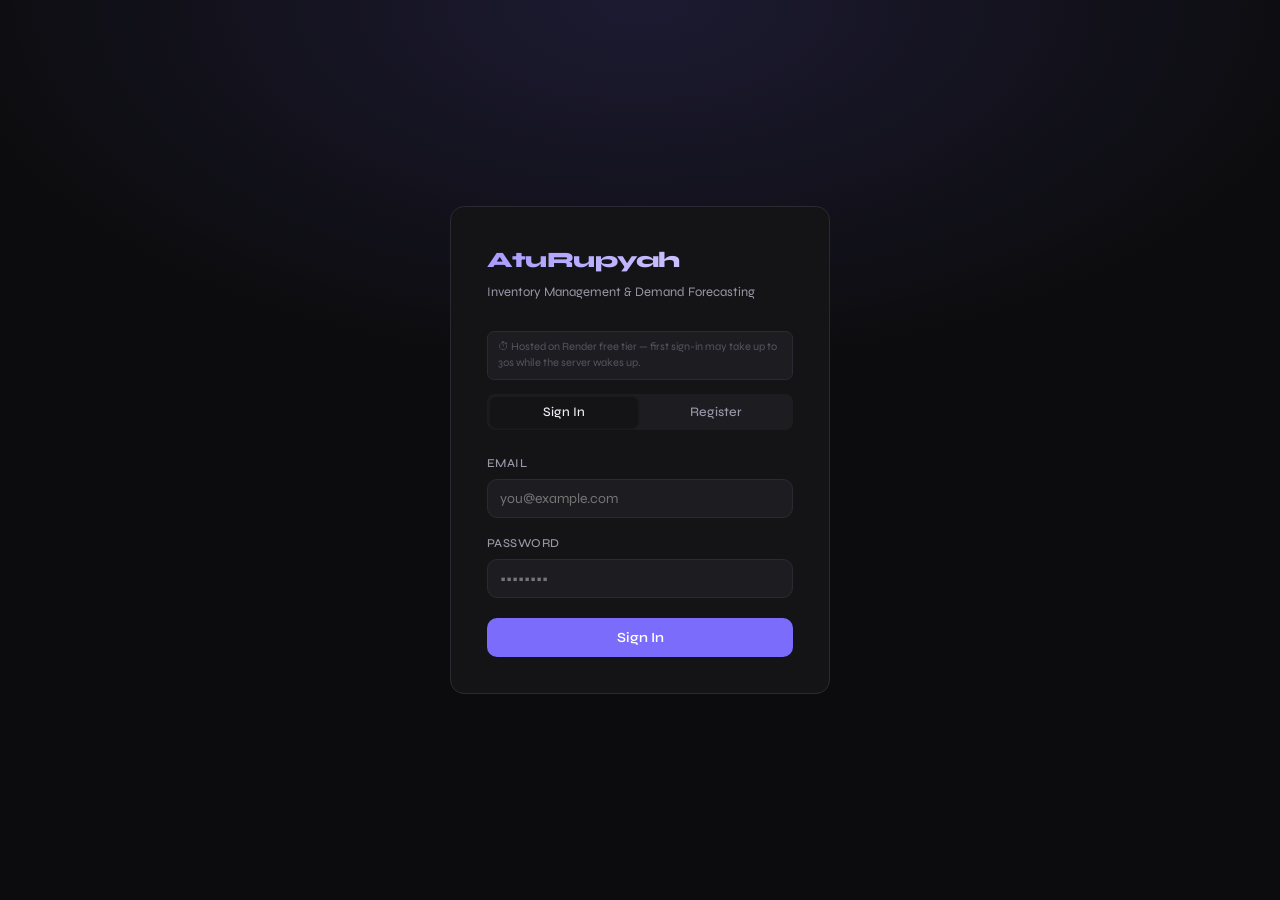
<file: templates/index.html>
<!DOCTYPE html>
<html lang="en">
<head>
<meta charset="UTF-8">
<meta name="viewport" content="width=device-width, initial-scale=1.0">
<title>AtuRupyah — Inventory & Forecasting</title>
<link rel="preconnect" href="https://fonts.googleapis.com">
<link href="https://fonts.googleapis.com/css2?family=Syne:wght@400;500;600;700;800&family=DM+Mono:wght@400;500&display=swap" rel="stylesheet">
<style>
  :root {
    --bg: #0c0c0e;
    --bg2: #141417;
    --bg3: #1c1c21;
    --border: #2a2a32;
    --border2: #3a3a45;
    --text: #f0eff5;
    --text2: #9898a8;
    --text3: #555563;
    --accent: #7c6cfc;
    --accent2: #a699fd;
    --accent-dim: rgba(124,108,252,0.12);
    --green: #4ade80;
    --green-dim: rgba(74,222,128,0.1);
    --red: #f87171;
    --red-dim: rgba(248,113,113,0.1);
    --amber: #fbbf24;
    --amber-dim: rgba(251,191,36,0.1);
    --radius: 10px;
    --radius-lg: 14px;
    --font: 'Syne', sans-serif;
    --mono: 'DM Mono', monospace;
  }
  *, *::before, *::after { box-sizing: border-box; margin: 0; padding: 0; }
  body { font-family: var(--font); background: var(--bg); color: var(--text); min-height: 100vh; font-size: 14px; line-height: 1.6; }
  input, textarea, select { font-family: var(--font); font-size: 14px; }
  button { font-family: var(--font); cursor: pointer; }

  /* ── AUTH ── */
  #auth-screen {
    min-height: 100vh; display: flex; align-items: center; justify-content: center;
    background: radial-gradient(ellipse 80% 60% at 50% 0%, rgba(124,108,252,0.15) 0%, transparent 70%), var(--bg);
  }
  .auth-card {
    width: 380px; background: var(--bg2); border: 1px solid var(--border);
    border-radius: var(--radius-lg); padding: 36px; position: relative;
  }
  .auth-logo {
    font-size: 22px; font-weight: 800; letter-spacing: -0.5px; margin-bottom: 4px;
    background: linear-gradient(135deg, var(--accent2), #e0d7ff); -webkit-background-clip: text; -webkit-text-fill-color: transparent;
  }
  .auth-sub { color: var(--text2); font-size: 13px; margin-bottom: 28px; }
  .auth-tabs { display: flex; gap: 4px; margin-bottom: 24px; background: var(--bg3); border-radius: 8px; padding: 3px; }
  .auth-tab {
    flex: 1; padding: 7px; border-radius: 6px; border: none; background: transparent;
    color: var(--text2); font-family: var(--font); font-size: 13px; font-weight: 500; transition: all .2s;
  }
  .auth-tab.active { background: var(--bg2); color: var(--text); box-shadow: 0 1px 3px rgba(0,0,0,0.4); }
  .field { margin-bottom: 16px; }
  .field label { display: block; font-size: 12px; font-weight: 500; color: var(--text2); margin-bottom: 6px; letter-spacing: 0.04em; text-transform: uppercase; }
  .field input {
    width: 100%; padding: 10px 12px; background: var(--bg3); border: 1px solid var(--border);
    border-radius: var(--radius); color: var(--text); font-size: 14px; outline: none; transition: border-color .2s;
  }
  .field input:focus { border-color: var(--accent); }
  .btn-primary {
    width: 100%; padding: 11px; background: var(--accent); border: none; border-radius: var(--radius);
    color: #fff; font-family: var(--font); font-size: 14px; font-weight: 600; transition: all .2s; margin-top: 4px;
  }
  .btn-primary:hover { background: var(--accent2); transform: translateY(-1px); }
  .btn-primary:active { transform: translateY(0); }
  .auth-error { background: var(--red-dim); border: 1px solid rgba(248,113,113,0.3); border-radius: var(--radius); padding: 10px 12px; color: var(--red); font-size: 13px; margin-bottom: 14px; display: none; }
  .auth-error.show { display: block; }

  /* ── LAYOUT ── */
  #app { display: none; min-height: 100vh; flex-direction: column; }
  .topbar {
    height: 56px; background: var(--bg2); border-bottom: 1px solid var(--border);
    display: flex; align-items: center; padding: 0 24px; gap: 16px; position: sticky; top: 0; z-index: 100;
  }
  .topbar-logo { font-size: 16px; font-weight: 800; letter-spacing: -0.3px; background: linear-gradient(135deg, var(--accent2), #e0d7ff); -webkit-background-clip: text; -webkit-text-fill-color: transparent; }
  .topbar-sep { width: 1px; height: 20px; background: var(--border); }
  .topbar-title { font-size: 14px; color: var(--text2); flex: 1; }

  /* nav tabs */
  .topbar-nav { display: flex; gap: 2px; flex: 1; }
  .nav-tab {
    display: flex; align-items: center; gap: 6px;
    padding: 6px 14px; border-radius: 7px; border: none;
    background: transparent; color: var(--text3);
    font-family: var(--font); font-size: 13px; font-weight: 600;
    cursor: pointer; transition: all .15s;
  }
  .nav-tab svg { width: 14px; height: 14px; flex-shrink: 0; }
  .nav-tab:hover { background: var(--bg3); color: var(--text2); }
  .nav-tab.active { background: var(--accent-dim); color: var(--accent2); }

  /* dashboard */
  .dash-row { display: grid; grid-template-columns: 1fr 1fr; gap: 14px; }
  @media (max-width: 640px) { .dash-row { grid-template-columns: 1fr; } }
  .dash-panel { background: var(--bg2); border: 1px solid var(--border); border-radius: var(--radius-lg); padding: 18px 20px; }
  .dash-panel-title { display: flex; align-items: center; gap: 7px; font-size: 12px; font-weight: 700; text-transform: uppercase; letter-spacing: 0.06em; color: var(--text3); margin-bottom: 14px; }
  .dash-panel-title svg { color: var(--text3); }
  .danger-item { display: flex; align-items: center; gap: 10px; padding: 9px 0; border-bottom: 1px solid var(--border); }
  .danger-item:last-child { border-bottom: none; padding-bottom: 0; }
  .danger-dot { width: 7px; height: 7px; border-radius: 50%; background: var(--red); flex-shrink: 0; }
  .danger-name { font-size: 13px; font-weight: 600; flex: 1; }
  .danger-label { font-size: 11px; color: var(--red); font-weight: 600; background: var(--red-dim); padding: 2px 8px; border-radius: 20px; }
  .top-item { display: flex; align-items: center; gap: 10px; padding: 8px 0; border-bottom: 1px solid var(--border); }
  .top-item:last-child { border-bottom: none; padding-bottom: 0; }
  .top-rank { font-size: 11px; font-weight: 700; color: var(--text3); font-family: var(--mono); width: 18px; text-align: center; }
  .top-name { flex: 1; font-size: 13px; font-weight: 600; }
  .top-bar-wrap { flex: 1; display: flex; align-items: center; gap: 8px; }
  .top-bar-bg { flex: 1; height: 5px; background: var(--bg3); border-radius: 3px; overflow: hidden; }
  .top-bar-fill { height: 100%; border-radius: 3px; background: var(--accent); }
  .top-qty { font-size: 12px; font-family: var(--mono); color: var(--text2); min-width: 30px; text-align: right; }
  .daily-chart-wrap { overflow-x: auto; padding-bottom: 4px; }
  .daily-chart-wrap .bar-chart { min-width: max-content; }
  .dash-empty-panel { text-align: center; padding: 24px; color: var(--text3); font-size: 13px; }
  .topbar-user { display: flex; align-items: center; gap: 8px; font-size: 13px; color: var(--text2); }
  .topbar-avatar { width: 30px; height: 30px; border-radius: 50%; background: var(--accent-dim); border: 1px solid var(--accent); display: flex; align-items: center; justify-content: center; font-size: 12px; font-weight: 700; color: var(--accent2); }
  .btn-ghost { background: transparent; border: 1px solid var(--border); border-radius: 7px; padding: 5px 12px; color: var(--text2); font-size: 13px; transition: all .2s; }
  .btn-ghost:hover { border-color: var(--border2); color: var(--text); }
  /* end dash */
  /* ── MAIN ── */
  .main { padding: 28px 24px; flex: 1; }
  .page { display: none; }
  .page.active { display: block; animation: fadein .2s ease; }
  @keyframes fadein { from { opacity: 0; transform: translateY(6px); } to { opacity: 1; transform: none; } }

  /* ── PRODUCTS PAGE ── */
  .page-header { display: flex; align-items: center; justify-content: space-between; margin-bottom: 24px; }
  .page-title { font-size: 24px; font-weight: 800; letter-spacing: -0.5px; }
  .page-title span { color: var(--text3); font-size: 14px; font-weight: 400; margin-left: 10px; }
  .btn-add {
    display: flex; align-items: center; gap: 7px; padding: 9px 16px;
    background: var(--accent); border: none; border-radius: var(--radius); color: #fff;
    font-family: var(--font); font-size: 13px; font-weight: 600; transition: all .2s;
  }
  .btn-add:hover { background: var(--accent2); transform: translateY(-1px); }
  .btn-add svg { width: 14px; height: 14px; }

  /* search/filter bar */
  .toolbar { display: flex; gap: 10px; margin-bottom: 20px; }
  .search-wrap { flex: 1; position: relative; }
  .search-wrap svg { position: absolute; left: 10px; top: 50%; transform: translateY(-50%); width: 15px; height: 15px; color: var(--text3); pointer-events: none; }
  .search-input { width: 100%; padding: 9px 12px 9px 34px; background: var(--bg2); border: 1px solid var(--border); border-radius: var(--radius); color: var(--text); font-size: 14px; outline: none; transition: border-color .2s; }
  .search-input:focus { border-color: var(--accent); }
  .filter-select { padding: 9px 12px; background: var(--bg2); border: 1px solid var(--border); border-radius: var(--radius); color: var(--text2); font-size: 13px; outline: none; }

  /* products grid */
  .products-grid { display: grid; grid-template-columns: repeat(auto-fill, minmax(280px, 1fr)); gap: 14px; }
  .product-card {
    background: var(--bg2); border: 1px solid var(--border); border-radius: var(--radius-lg);
    padding: 18px 20px; cursor: pointer; transition: all .2s;
    display: flex; flex-direction: column; gap: 0;
  }
  .product-card:hover { border-color: var(--accent); transform: translateY(-2px); box-shadow: 0 8px 24px rgba(124,108,252,0.08); }
  .card-header { display: flex; justify-content: space-between; align-items: flex-start; margin-bottom: 10px; gap: 8px; }
  .card-name { font-size: 15px; font-weight: 700; letter-spacing: -0.2px; flex: 1; min-width: 0; word-break: break-word; }
  .card-cat { font-size: 11px; font-weight: 500; letter-spacing: 0.05em; text-transform: uppercase; padding: 3px 8px; background: var(--accent-dim); color: var(--accent2); border-radius: 20px; white-space: nowrap; flex-shrink: 0; }
  .card-price { font-size: 20px; font-weight: 800; color: var(--accent2); margin-bottom: 12px; font-family: var(--mono); }
  .card-price sup { font-size: 12px; vertical-align: super; font-weight: 500; }
  .card-stats { display: flex; gap: 14px; flex: 1; }
  .card-stat { flex: 1; }
  .card-stat-label { font-size: 11px; color: var(--text3); text-transform: uppercase; letter-spacing: 0.05em; }
  .card-stat-val { font-size: 15px; font-weight: 600; margin-top: 1px; }
  .stock-ok { color: var(--green); }
  .stock-low { color: var(--amber); }
  .stock-out { color: var(--red); }
  .card-footer { display: flex; align-items: center; justify-content: space-between; margin-top: 14px; padding-top: 12px; border-top: 1px solid var(--border); }
  .card-actions { display: flex; gap: 4px; opacity: 0; transition: opacity .15s; }
  .product-card:hover .card-actions { opacity: 1; }
  .icon-btn { width: 28px; height: 28px; display: flex; align-items: center; justify-content: center; border-radius: 6px; border: 1px solid var(--border); background: var(--bg3); color: var(--text2); transition: all .15s; }
  .icon-btn:hover.edit { border-color: var(--accent); color: var(--accent2); background: var(--accent-dim); }
  .icon-btn:hover.del { border-color: var(--red); color: var(--red); background: var(--red-dim); }
  .icon-btn svg { width: 13px; height: 13px; }

  /* empty state */
  .empty { text-align: center; padding: 64px 20px; color: var(--text3); }
  .empty-icon { font-size: 48px; margin-bottom: 12px; opacity: 0.3; }
  .empty p { font-size: 16px; color: var(--text2); margin-bottom: 6px; font-weight: 600; }
  .empty small { font-size: 13px; }

  /* loader */
  .loader { text-align: center; padding: 40px; color: var(--text3); }
  .spinner { width: 24px; height: 24px; border: 2px solid var(--border2); border-top-color: var(--accent); border-radius: 50%; animation: spin .7s linear infinite; margin: 0 auto 12px; }
  @keyframes spin { to { transform: rotate(360deg); } }

  /* ── DETAIL PAGE ── */
  .back-btn { display: inline-flex; align-items: center; gap: 6px; background: none; border: none; color: var(--text2); font-size: 13px; font-family: var(--font); margin-bottom: 20px; padding: 0; }
  .back-btn:hover { color: var(--text); }
  .back-btn svg { width: 16px; height: 16px; }
  .detail-header { display: flex; align-items: flex-start; justify-content: space-between; margin-bottom: 24px; }
  .detail-name { font-size: 30px; font-weight: 800; letter-spacing: -0.8px; }
  .detail-meta { display: flex; gap: 10px; align-items: center; margin-top: 4px; }
  .badge { font-size: 11px; font-weight: 600; text-transform: uppercase; letter-spacing: 0.06em; padding: 3px 10px; border-radius: 20px; }
  .badge-cat { background: var(--accent-dim); color: var(--accent2); border: 1px solid rgba(124,108,252,0.3); }
  .badge-price { background: transparent; color: var(--text2); border: 1px solid var(--border); font-family: var(--mono); font-size: 12px; }
  .detail-actions { display: flex; gap: 8px; }
  .btn-edit { padding: 8px 16px; background: transparent; border: 1px solid var(--accent); border-radius: var(--radius); color: var(--accent2); font-size: 13px; font-weight: 600; font-family: var(--font); transition: all .2s; }
  .btn-edit:hover { background: var(--accent-dim); }
  .btn-del { padding: 8px 16px; background: transparent; border: 1px solid var(--border); border-radius: var(--radius); color: var(--text2); font-size: 13px; font-weight: 600; font-family: var(--font); transition: all .2s; }
  .btn-del:hover { border-color: var(--red); color: var(--red); background: var(--red-dim); }

  /* tabs */
  .detail-tabs { display: flex; gap: 2px; border-bottom: 1px solid var(--border); margin-bottom: 24px; }
  .dtab { padding: 10px 16px; background: none; border: none; color: var(--text3); font-family: var(--font); font-size: 13px; font-weight: 600; cursor: pointer; border-bottom: 2px solid transparent; transition: all .15s; margin-bottom: -1px; }
  .dtab:hover { color: var(--text2); }
  .dtab.active { color: var(--accent2); border-bottom-color: var(--accent); }
  .dtab-content { display: none; }
  .dtab-content.active { display: block; animation: fadein .2s; }

  /* stat row */
  .stat-row { display: grid; grid-template-columns: repeat(auto-fit, minmax(150px, 1fr)); gap: 12px; margin-bottom: 24px; }
  .stat-card { background: var(--bg2); border: 1px solid var(--border); border-radius: var(--radius); padding: 16px 18px; }
  .stat-label { font-size: 11px; text-transform: uppercase; letter-spacing: 0.06em; color: var(--text3); margin-bottom: 6px; }
  .stat-val { font-size: 24px; font-weight: 800; font-family: var(--mono); letter-spacing: -1px; }
  .stat-sub { font-size: 12px; color: var(--text3); margin-top: 2px; }

  /* table */
  .table-wrap { background: var(--bg2); border: 1px solid var(--border); border-radius: var(--radius-lg); overflow: hidden; }
  .data-table { width: 100%; border-collapse: collapse; }
  .data-table thead { background: var(--bg3); }
  .data-table th { padding: 11px 16px; text-align: left; font-size: 11px; text-transform: uppercase; letter-spacing: 0.06em; color: var(--text3); font-weight: 600; border-bottom: 1px solid var(--border); }
  .data-table td { padding: 11px 16px; font-size: 13px; border-bottom: 1px solid var(--border); }
  .data-table tr:last-child td { border-bottom: none; }
  .data-table tr:hover td { background: var(--bg3); }
  .mono { font-family: var(--mono); }
  .tag-ok { color: var(--green); }
  .tag-warn { color: var(--amber); }
  .tag-bad { color: var(--red); }

  /* record sale form */
  .sale-form { background: var(--bg2); border: 1px solid var(--border); border-radius: var(--radius-lg); padding: 20px; margin-bottom: 20px; }
  .sale-form-title { font-size: 14px; font-weight: 700; margin-bottom: 14px; }
  .form-row { display: grid; grid-template-columns: 1fr 1fr 1fr auto; gap: 10px; align-items: end; }
  .form-row .field { margin-bottom: 0; }
  .btn-sm { padding: 9px 16px; border: none; border-radius: var(--radius); font-family: var(--font); font-size: 13px; font-weight: 600; transition: all .2s; }
  .btn-sm.green { background: var(--green); color: #031a0a; }
  .btn-sm.green:hover { opacity: 0.85; }

  /* forecast chart */
  .chart-container { background: var(--bg2); border: 1px solid var(--border); border-radius: var(--radius-lg); padding: 20px; }
  .chart-title { font-size: 13px; font-weight: 700; margin-bottom: 16px; color: var(--text2); }
  .bar-chart { display: flex; align-items: flex-end; gap: 6px; height: 160px; }
  .bar-wrap { flex: 1; display: flex; flex-direction: column; align-items: center; gap: 4px; height: 100%; justify-content: flex-end; }
  .bar { width: 100%; border-radius: 4px 4px 0 0; transition: opacity .15s; min-height: 4px; }
  .bar:hover { opacity: 0.8; }
  .bar-label { font-size: 9px; color: var(--text3); font-family: var(--mono); white-space: nowrap; }
  .bar-val { font-size: 9px; color: var(--text2); font-family: var(--mono); }

  /* inventory edit */
  .inv-form { background: var(--bg2); border: 1px solid var(--border); border-radius: var(--radius-lg); padding: 20px; }
  .inv-grid { display: grid; grid-template-columns: 1fr 1fr; gap: 12px; margin-bottom: 16px; }
  .inv-actions { display: flex; gap: 8px; }

  /* ── MODAL ── */
  .overlay {
    position: fixed; inset: 0; background: rgba(0,0,0,0.7); backdrop-filter: blur(4px);
    z-index: 1000; display: flex; align-items: center; justify-content: center;
    opacity: 0; pointer-events: none; transition: opacity .2s;
  }
  .overlay.show { opacity: 1; pointer-events: all; }
  .modal {
    background: var(--bg2); border: 1px solid var(--border2); border-radius: var(--radius-lg);
    width: 440px; max-height: 90vh; overflow-y: auto; padding: 28px;
    transform: translateY(16px) scale(0.97); transition: transform .25s;
  }
  .overlay.show .modal { transform: none; }
  .modal-header { display: flex; justify-content: space-between; align-items: center; margin-bottom: 22px; }
  .modal-title { font-size: 18px; font-weight: 800; letter-spacing: -0.3px; }
  .modal-close { width: 30px; height: 30px; display: flex; align-items: center; justify-content: center; border-radius: 6px; border: none; background: var(--bg3); color: var(--text2); cursor: pointer; }
  .modal-close:hover { color: var(--text); }
  .modal-footer { display: flex; justify-content: flex-end; gap: 8px; margin-top: 22px; padding-top: 18px; border-top: 1px solid var(--border); }
  .btn-cancel { padding: 9px 18px; border: 1px solid var(--border); border-radius: var(--radius); background: transparent; color: var(--text2); font-size: 13px; font-weight: 600; font-family: var(--font); }
  .btn-save { padding: 9px 18px; border: none; border-radius: var(--radius); background: var(--accent); color: #fff; font-size: 13px; font-weight: 600; font-family: var(--font); }
  .btn-save:hover { background: var(--accent2); }
  .confirm-msg { font-size: 14px; color: var(--text2); line-height: 1.7; margin-bottom: 4px; }
  .confirm-name { color: var(--text); font-weight: 700; }
  .btn-danger { padding: 9px 18px; border: none; border-radius: var(--radius); background: var(--red); color: #fff; font-size: 13px; font-weight: 600; font-family: var(--font); }
  .btn-danger:hover { opacity: 0.85; }

  /* ── TOAST ── */
  .toast-wrap { position: fixed; bottom: 24px; right: 24px; z-index: 2000; display: flex; flex-direction: column; gap: 8px; }
  .toast {
    padding: 12px 16px; border-radius: var(--radius); font-size: 13px; font-weight: 500;
    display: flex; align-items: center; gap: 8px; min-width: 240px;
    animation: slideup .3s ease; box-shadow: 0 4px 20px rgba(0,0,0,0.5);
  }
  .toast.success { background: #0d2618; border: 1px solid rgba(74,222,128,0.4); color: var(--green); }
  .toast.error { background: #2a0f0f; border: 1px solid rgba(248,113,113,0.4); color: var(--red); }
  .toast.info { background: var(--bg3); border: 1px solid var(--border2); color: var(--text); }
  @keyframes slideup { from { opacity: 0; transform: translateY(10px); } to { opacity: 1; transform: none; } }

  /* ── RESTOCK BADGE ── */
  .restock-badge { display: inline-flex; align-items: center; gap: 4px; padding: 2px 8px; background: var(--amber-dim); border: 1px solid rgba(251,191,36,0.3); border-radius: 20px; font-size: 11px; font-weight: 600; color: var(--amber); }

  @media (max-width: 600px) {
    .products-grid { grid-template-columns: 1fr; }
    .form-row { grid-template-columns: 1fr; }
    .detail-header { flex-direction: column; gap: 12px; }
    .modal { width: calc(100vw - 32px); margin: 16px; }
  }
</style>
</head>
<body>

<!-- ── AUTH SCREEN ── -->
<div id="auth-screen">
  <div class="auth-card">
    <div class="auth-logo">AtuRupyah</div>
    <div class="auth-sub">Inventory Management & Demand Forecasting</div>
    <div style="font-size:11px;color:var(--text3);background:var(--bg3);border:1px solid var(--border);border-radius:7px;padding:7px 10px;margin-bottom:14px;line-height:1.5">
      ⏱ Hosted on Render free tier — first sign-in may take up to 30s while the server wakes up.
    </div>
    <div class="auth-tabs">
      <button class="auth-tab active" onclick="showAuthTab('login')">Sign In</button>
      <button class="auth-tab" onclick="showAuthTab('register')">Register</button>
    </div>
    <div id="auth-error" class="auth-error"></div>
    <!-- login form -->
    <div id="login-form">
      <div class="field"><label>Email</label><input id="l-email" type="email" placeholder="you@example.com" autocomplete="email"></div>
      <div class="field"><label>Password</label><input id="l-pass" type="password" placeholder="••••••••" autocomplete="current-password"></div>
      <button class="btn-primary" id="login-btn" onclick="doLogin()">Sign In</button>
    </div>
    <!-- register form -->
    <div id="register-form" style="display:none">
      <div class="field"><label>Username</label><input id="r-user" type="text" placeholder="your_username" autocomplete="username"></div>
      <div class="field"><label>Email</label><input id="r-email" type="email" placeholder="you@example.com" autocomplete="email"></div>
      <div class="field"><label>Password</label><input id="r-pass" type="password" placeholder="••••••••" autocomplete="new-password"></div>
      <button class="btn-primary" id="register-btn" onclick="doRegister()">Create Account</button>
    </div>
  </div>
</div>

<!-- ── APP ── -->
<div id="app">
  <!-- Topbar -->
  <div class="topbar">
    <div class="topbar-logo">AtuRupyah</div>
    <div class="topbar-sep"></div>
    <nav class="topbar-nav">
      <button class="nav-tab active" id="nav-dashboard" onclick="switchNav('dashboard')">
        <svg viewBox="0 0 24 24" fill="none" stroke="currentColor" stroke-width="2"><rect x="3" y="3" width="7" height="7" rx="1"/><rect x="14" y="3" width="7" height="7" rx="1"/><rect x="3" y="14" width="7" height="7" rx="1"/><rect x="14" y="14" width="7" height="7" rx="1"/></svg>
        Dashboard
      </button>
      <button class="nav-tab" id="nav-products" onclick="switchNav('products')">
        <svg viewBox="0 0 24 24" fill="none" stroke="currentColor" stroke-width="2"><path d="M21 16V8a2 2 0 0 0-1-1.73l-7-4a2 2 0 0 0-2 0l-7 4A2 2 0 0 0 3 8v8a2 2 0 0 0 1 1.73l7 4a2 2 0 0 0 2 0l7-4A2 2 0 0 0 21 16z"/></svg>
        Products
      </button>
    </nav>
    <div class="topbar-user">
      <div class="topbar-avatar" id="user-avatar">U</div>
      <span id="user-name" style="font-size:13px"></span>
      <button class="btn-ghost" onclick="doLogout()">Sign out</button>
    </div>
  </div>

  <!-- Pages -->
  <div class="main">

    <!-- DASHBOARD -->
    <div class="page active" id="page-dashboard">
      <div class="page-header">
        <div class="page-title">Overview</div>
        <button class="btn-ghost" onclick="loadDashboard()" style="display:flex;align-items:center;gap:6px">
          <svg width="13" height="13" viewBox="0 0 24 24" fill="none" stroke="currentColor" stroke-width="2.5"><path d="M21 2v6h-6M3 12a9 9 0 0 1 15-6.7L21 8M3 22v-6h6M21 12a9 9 0 0 1-15 6.7L3 16"/></svg>
          Refresh
        </button>
      </div>
      <div id="dash-loader" class="loader"><div class="spinner"></div>Loading dashboard…</div>
      <div id="dash-content" style="display:none">
        <!-- KPI row -->
        <div class="stat-row" id="dash-kpis" style="margin-bottom:20px"></div>
        <!-- danger + top products row -->
        <div class="dash-row">
          <!-- Danger products -->
          <div class="dash-panel" id="dash-danger-panel">
            <div class="dash-panel-title">
              <svg width="14" height="14" viewBox="0 0 24 24" fill="none" stroke="currentColor" stroke-width="2.5"><path d="M10.29 3.86L1.82 18a2 2 0 0 0 1.71 3h16.94a2 2 0 0 0 1.71-3L13.71 3.86a2 2 0 0 0-3.42 0z"/><line x1="12" y1="9" x2="12" y2="13"/><line x1="12" y1="17" x2="12.01" y2="17"/></svg>
              Needs Attention
            </div>
            <div id="dash-danger-list"></div>
          </div>
          <!-- Top products -->
          <div class="dash-panel" id="dash-top-panel">
            <div class="dash-panel-title">
              <svg width="14" height="14" viewBox="0 0 24 24" fill="none" stroke="currentColor" stroke-width="2.5"><polyline points="23 6 13.5 15.5 8.5 10.5 1 18"/><polyline points="17 6 23 6 23 12"/></svg>
              Top Products by Sales
            </div>
            <div id="dash-top-list"></div>
          </div>
        </div>
        <!-- Daily sales chart -->
        <div class="dash-panel" style="margin-top:16px">
          <div class="dash-panel-title">
            <svg width="14" height="14" viewBox="0 0 24 24" fill="none" stroke="currentColor" stroke-width="2.5"><rect x="3" y="4" width="18" height="18" rx="2"/><line x1="16" y1="2" x2="16" y2="6"/><line x1="8" y1="2" x2="8" y2="6"/><line x1="3" y1="10" x2="21" y2="10"/></svg>
            Daily Sales Volume
          </div>
          <div class="daily-chart-wrap">
            <div class="bar-chart" id="dash-daily-chart" style="height:180px;gap:3px"></div>
          </div>
        </div>
      </div>
      <div class="empty" id="dash-empty" style="display:none">
        <div class="empty-icon">📊</div>
        <p>No sales data yet</p>
        <small>Record some sales to see your dashboard</small>
      </div>
    </div>

    <!-- PRODUCTS LIST -->
    <div class="page" id="page-products">
      <div class="page-header">
        <div class="page-title">Products <span id="product-count"></span></div>
        <button class="btn-add" onclick="openAddModal()">
          <svg viewBox="0 0 24 24" fill="none" stroke="currentColor" stroke-width="2.5"><path d="M12 5v14M5 12h14"/></svg>
          Add Product
        </button>
      </div>
      <div class="toolbar">
        <div class="search-wrap">
          <svg viewBox="0 0 24 24" fill="none" stroke="currentColor" stroke-width="2"><circle cx="11" cy="11" r="8"/><path d="m21 21-4.35-4.35"/></svg>
          <input class="search-input" id="search-input" type="text" placeholder="Search products…" oninput="filterProducts()">
        </div>
        <select class="filter-select" id="cat-filter" onchange="filterProducts()">
          <option value="">All categories</option>
        </select>
      </div>
      <div id="products-loader" class="loader"><div class="spinner"></div>Loading products…</div>
      <div class="products-grid" id="products-grid"></div>
      <div class="empty" id="products-empty" style="display:none">
        <div class="empty-icon">📦</div>
        <p>No products yet</p>
        <small>Add your first product to get started</small>
      </div>
    </div>

    <!-- PRODUCT DETAIL -->
    <div class="page" id="page-detail">
      <button class="back-btn" onclick="goBack()">
        <svg viewBox="0 0 24 24" fill="none" stroke="currentColor" stroke-width="2"><path d="m15 18-6-6 6-6"/></svg>
        Back to Products
      </button>
      <div class="detail-header">
        <div>
          <div class="detail-name" id="d-name">—</div>
          <div class="detail-meta">
            <span class="badge badge-cat" id="d-cat">—</span>
            <span class="badge badge-price mono" id="d-price">—</span>
          </div>
        </div>
        <div class="detail-actions">
          <button class="btn-edit" onclick="openEditModal()">Edit</button>
          <button class="btn-del" onclick="openDeleteModal()">Delete</button>
        </div>
      </div>

      <div class="detail-tabs">
        <button class="dtab active" onclick="switchTab('inventory')">Inventory</button>
        <button class="dtab" onclick="switchTab('sales')">Sales</button>
        <button class="dtab" onclick="switchTab('forecast')">Forecast</button>
      </div>

      <!-- Inventory Tab -->
      <div class="dtab-content active" id="tab-inventory">
        <div id="inv-loader" class="loader"><div class="spinner"></div></div>
        <div id="inv-content" style="display:none">
          <div class="stat-row" id="inv-stats"></div>
          <div class="inv-form">
            <div class="inv-form-title">Update Inventory</div>
            <div class="inv-grid">
              <div class="field"><label>Quantity</label><input id="inv-qty" type="number" min="0" placeholder="0"></div>
              <div class="field"><label>Reorder Level</label><input id="inv-reorder" type="number" min="0" placeholder="0"></div>
            </div>
            <div class="inv-actions">
              <button class="btn-sm green" onclick="updateInventory('put')">Set Stock</button>
              <button class="btn-sm" style="background:var(--bg3);border:1px solid var(--border);color:var(--text2)" onclick="updateInventory('patch')">+ Restock (add qty)</button>
            </div>
          </div>
        </div>
        <div class="empty" id="inv-empty" style="display:none">
          <p>No inventory record</p><small>Set stock levels below</small>
          <div style="margin-top:20px" class="inv-form">
            <div class="inv-form-title">Initialize Inventory</div>
            <div class="inv-grid">
              <div class="field"><label>Quantity</label><input id="inv-qty2" type="number" min="0" placeholder="0"></div>
              <div class="field"><label>Reorder Level</label><input id="inv-reorder2" type="number" min="0" placeholder="0"></div>
            </div>
            <button class="btn-sm green" onclick="initInventory()">Save Inventory</button>
          </div>
        </div>
      </div>

      <!-- Sales Tab -->
      <div class="dtab-content" id="tab-sales">
        <div class="sale-form">
          <div class="sale-form-title">Record a Sale</div>
          <div class="form-row" style="grid-template-columns:1fr auto">
            <div class="field"><label>Qty Sold</label><input id="s-qty" type="number" min="1" placeholder="1"></div>
            <button class="btn-sm green" style="align-self:flex-end" onclick="recordSale()">Record</button>
          </div>
          <div style="font-size:11px;color:var(--text3);margin-top:4px">Sale date and price are recorded automatically using today's date and the product's current price.</div>
        </div>
        <div id="sales-loader" class="loader"><div class="spinner"></div></div>
        <div id="sales-content" style="display:none">
          <div class="stat-row" id="sales-stats"></div>
          <div class="table-wrap">
            <table class="data-table">
              <thead><tr><th>#</th><th>Date</th><th>Qty Sold</th><th>Price at Sale</th><th>Revenue</th></tr></thead>
              <tbody id="sales-tbody"></tbody>
            </table>
          </div>
        </div>
        <div class="empty" id="sales-empty" style="display:none"><p>No sales recorded</p><small>Record your first sale above</small></div>
      </div>

      <!-- Forecast Tab -->
      <div class="dtab-content" id="tab-forecast">
        <div id="forecast-loader" class="loader"><div class="spinner"></div></div>
        <div id="forecast-content" style="display:none">
          <div class="stat-row" id="forecast-stats"></div>
          <div class="chart-container">
            <div class="chart-title">Predicted Demand (Moving Average)</div>
            <div class="bar-chart" id="forecast-chart"></div>
          </div>
          <div style="margin-top:16px">
            <div class="table-wrap">
              <table class="data-table">
                <thead><tr><th>Date</th><th>Predicted Qty</th><th>Confidence</th></tr></thead>
                <tbody id="forecast-tbody"></tbody>
              </table>
            </div>
          </div>
        </div>
        <div class="empty" id="forecast-empty" style="display:none"><p>No forecast available</p><small id="forecast-empty-msg">Record at least 7 sales to generate a moving average forecast</small></div>
      </div>
    </div>
  </div>
</div>

<!-- ── MODALS ── -->
<!-- Add/Edit Product -->
<div class="overlay" id="product-modal">
  <div class="modal">
    <div class="modal-header">
      <div class="modal-title" id="modal-title">Add Product</div>
      <button class="modal-close" onclick="closeModal('product-modal')">
        <svg width="14" height="14" viewBox="0 0 24 24" fill="none" stroke="currentColor" stroke-width="2.5"><path d="M18 6 6 18M6 6l12 12"/></svg>
      </button>
    </div>
    <div class="field"><label>Product Name</label><input id="m-name" type="text" placeholder="e.g. Premium Coffee Beans"></div>
    <div class="field"><label>Category</label><input id="m-cat" type="text" placeholder="e.g. Beverages"></div>
    <div class="field"><label>Price (IDR)</label><input id="m-price" type="number" step="0.01" min="0" placeholder="0.00"></div>
    <div id="m-stock-fields">
      <div style="display:grid;grid-template-columns:1fr 1fr;gap:12px">
        <div class="field"><label>Initial Stock</label><input id="m-qty" type="number" min="0" placeholder="0"></div>
        <div class="field"><label>Reorder Level</label><input id="m-reorder" type="number" min="0" placeholder="0"></div>
      </div>
      <div style="font-size:11px;color:var(--text3);margin-top:-8px;margin-bottom:8px">Stock levels required when creating a new product.</div>
    </div>
    <div class="modal-footer">
      <button class="btn-cancel" onclick="closeModal('product-modal')">Cancel</button>
      <button class="btn-save" id="modal-save-btn" onclick="saveProduct()">Add Product</button>
    </div>
  </div>
</div>

<!-- Delete Confirm -->
<div class="overlay" id="delete-modal">
  <div class="modal" style="max-width:380px">
    <div class="modal-header">
      <div class="modal-title">Delete Product</div>
      <button class="modal-close" onclick="closeModal('delete-modal')">
        <svg width="14" height="14" viewBox="0 0 24 24" fill="none" stroke="currentColor" stroke-width="2.5"><path d="M18 6 6 18M6 6l12 12"/></svg>
      </button>
    </div>
    <p class="confirm-msg">Are you sure you want to delete <span class="confirm-name" id="delete-name"></span>? This will remove all associated inventory, sales, and forecast data.</p>
    <div class="modal-footer">
      <button class="btn-cancel" onclick="closeModal('delete-modal')">Cancel</button>
      <button class="btn-danger" onclick="confirmDelete()">Delete Product</button>
    </div>
  </div>
</div>

<!-- Toast Container -->
<div class="toast-wrap" id="toast-wrap"></div>

<script>
const API = 'https://aturupyah.onrender.com/api';
let token = localStorage.getItem('ar_token') || '';
let username = localStorage.getItem('ar_user') || '';
let allProducts = [];
let currentProduct = null;
let editMode = false;
let inventoryExists = false;

// ── UTILS ──────────────────────────────────────────────────
function authHeaders() {
  return { 'Content-Type': 'application/json', 'Authorization': 'Bearer ' + token };
}

async function apiFetch(path, opts = {}) {
  opts.headers = { ...authHeaders(), ...(opts.headers || {}) };
  // Flask strict_slashes rules:
  //   /api/products/          → needs trailing slash (root collection, POST/GET)
  //   /api/products/5         → no slash (ID route)
  //   /api/forecasts/dashboard → no slash (named sub-route, not a collection root)
  // Rule: add slash only when path ends with a plain word AND is a direct child of the blueprint root
  // i.e. exactly one segment after the blueprint prefix, no further slash in that segment.
  const segments = path.replace(/^\//, '').split('/');
  const lastSeg = segments[segments.length - 1];
  const isCollectionRoot = segments.length === 1 && !/\d/.test(lastSeg);
  const url = API + path + (isCollectionRoot ? '/' : '');
  const res = await fetch(url, opts);
  if (res.status === 401) { doLogout(); throw new Error('Unauthorized'); }
  return res;
}

function toast(msg, type = 'info') {
  const wrap = document.getElementById('toast-wrap');
  const el = document.createElement('div');
  el.className = 'toast ' + type;
  const icon = type === 'success' ? '✓' : type === 'error' ? '✕' : 'ℹ';
  el.innerHTML = `<span style="font-size:15px">${icon}</span>${msg}`;
  wrap.appendChild(el);
  setTimeout(() => el.remove(), 3500);
}

function formatIDR(val) {
  return 'Rp ' + parseFloat(val).toLocaleString('id-ID', { minimumFractionDigits: 0, maximumFractionDigits: 0 });
}

function formatDate(d) {
  if (!d) return '—';
  return new Date(d).toLocaleDateString('en-GB', { day: '2-digit', month: 'short', year: 'numeric' });
}

function stockClass(qty, reorder) {
  if (qty === 0) return 'stock-out';
  if (qty <= reorder) return 'stock-low';
  return 'stock-ok';
}

function stockLabel(qty, reorder) {
  if (qty === 0) return '⚠ Out of Stock';
  if (qty <= reorder) return '⚡ Low Stock';
  return 'In Stock';
}

// ── AUTH ───────────────────────────────────────────────────
function showAuthTab(tab) {
  document.querySelectorAll('.auth-tab').forEach((t, i) => t.classList.toggle('active', (i === 0 && tab === 'login') || (i === 1 && tab === 'register')));
  document.getElementById('login-form').style.display = tab === 'login' ? 'block' : 'none';
  document.getElementById('register-form').style.display = tab === 'register' ? 'block' : 'none';
  document.getElementById('auth-error').classList.remove('show');
}

function showAuthError(msg) {
  const el = document.getElementById('auth-error');
  el.textContent = msg;
  el.classList.add('show');
}

// Render free tier spins down after inactivity — first request can take 30-60s.
// This wrapper shows a waking-up message and retries once on network failure.
async function fetchWithWakeup(url, opts = {}, btnId, statusId) {
  const btn = document.getElementById(btnId);
  const statusEl = document.getElementById(statusId);
  const origText = btn ? btn.textContent : '';

  function setStatus(msg) {
    if (statusEl) { statusEl.textContent = msg; statusEl.classList.add('show'); }
    if (btn) btn.textContent = msg;
    if (btn) btn.disabled = true;
  }
  function clearStatus() {
    if (statusEl) statusEl.classList.remove('show');
    if (btn) { btn.textContent = origText; btn.disabled = false; }
  }

  // attempt with a 60s timeout — Render cold starts can take up to 50s
  async function attempt(timeoutMs) {
    const controller = new AbortController();
    const timer = setTimeout(() => controller.abort(), timeoutMs);
    try {
      const res = await fetch(url, { ...opts, signal: controller.signal });
      clearTimeout(timer);
      return res;
    } catch (e) {
      clearTimeout(timer);
      throw e;
    }
  }

  setStatus('Connecting…');
  try {
    return await attempt(15000);
  } catch (e1) {
    // First attempt failed (cold start or slow). Show wake-up message and retry.
    setStatus('Waking up server… (this can take ~30s on first use)');
    await new Promise(r => setTimeout(r, 2000)); // brief pause before retry
    try {
      const res = await attempt(55000);
      clearStatus();
      return res;
    } catch (e2) {
      clearStatus();
      const msg = e2.name === 'AbortError'
        ? 'Server is taking too long to respond. It may be starting up — please try again in a moment.'
        : `Could not reach the server (${e2.message}). Check your internet connection and try again.`;
      throw new Error(msg);
    }
  }
}

async function doLogin() {
  const email = document.getElementById('l-email').value.trim();
  const pass = document.getElementById('l-pass').value;
  if (!email || !pass) return showAuthError('Please fill in all fields.');
  document.getElementById('auth-error').classList.remove('show');
  try {
    const res = await fetchWithWakeup(
      API + '/auth/login',
      { method: 'POST', headers: { 'Content-Type': 'application/json' }, body: JSON.stringify({ email, password: pass }) },
      'login-btn', 'auth-error'
    );
    let data;
    try { data = await res.json(); } catch(_) { data = {}; }
    if (!res.ok) return showAuthError(data.error || data.message || data.msg || `Login failed (${res.status}).`);
    if (!data.access_token) return showAuthError('Server responded but no token was returned. Please try again.');
    token = data.access_token;
    // derive display name from email
    username = email.split('@')[0];
    localStorage.setItem('ar_token', token);
    localStorage.setItem('ar_user', username);
    initApp();
  } catch (e) {
    showAuthError(e.message);
    document.getElementById('login-btn').textContent = 'Sign In';
    document.getElementById('login-btn').disabled = false;
  }
}

async function doRegister() {
  const user = document.getElementById('r-user').value.trim();
  const email = document.getElementById('r-email').value.trim();
  const pass = document.getElementById('r-pass').value;
  if (!user || !email || !pass) return showAuthError('Please fill in all fields.');
  document.getElementById('auth-error').classList.remove('show');
  try {
    const res = await fetchWithWakeup(
      API + '/auth/register',
      { method: 'POST', headers: { 'Content-Type': 'application/json' }, body: JSON.stringify({ username: user, email, password: pass }) },
      'register-btn', 'auth-error'
    );
    let data;
    try { data = await res.json(); } catch(_) { data = {}; }
    if (!res.ok) return showAuthError(data.message || data.msg || `Registration failed (${res.status}).`);
    toast('Account created! Please sign in.', 'success');
    document.getElementById('l-email').value = email;
    showAuthTab('login');
  } catch (e) {
    showAuthError(e.message);
    document.getElementById('register-btn').textContent = 'Create Account';
    document.getElementById('register-btn').disabled = false;
  }
}

function doLogout() {
  token = ''; username = '';
  localStorage.removeItem('ar_token');
  localStorage.removeItem('ar_user');
  document.getElementById('app').style.display = 'none';
  document.getElementById('auth-screen').style.display = 'flex';
  document.getElementById('l-email').value = '';
  document.getElementById('l-pass').value = '';
}

function initApp() {
  document.getElementById('auth-screen').style.display = 'none';
  document.getElementById('app').style.display = 'flex';
  document.getElementById('user-name').textContent = username;
  document.getElementById('user-avatar').textContent = username.charAt(0).toUpperCase();
  switchNav('dashboard');
}

function switchNav(tab) {
  // highlight nav tabs
  document.getElementById('nav-dashboard').classList.toggle('active', tab === 'dashboard');
  document.getElementById('nav-products').classList.toggle('active', tab === 'products');
  // show correct page (hide detail page too)
  document.getElementById('page-dashboard').classList.toggle('active', tab === 'dashboard');
  document.getElementById('page-products').classList.toggle('active', tab === 'products');
  document.getElementById('page-detail').classList.remove('active');
  if (tab === 'dashboard') loadDashboard();
  if (tab === 'products') loadProducts();
}

// ── DASHBOARD ──────────────────────────────────────────────
async function loadDashboard() {
  document.getElementById('dash-loader').style.display = 'block';
  document.getElementById('dash-content').style.display = 'none';
  document.getElementById('dash-empty').style.display = 'none';
  try {
    const res = await apiFetch('/forecasts/dashboard');
    if (!res.ok) {
      let errMsg = `HTTP ${res.status}`;
      try { const e = await res.json(); errMsg += ': ' + (e.error || e.message || JSON.stringify(e)); } catch(_) {}
      throw new Error(errMsg);
    }
    const d = await res.json();
    document.getElementById('dash-loader').style.display = 'none';

    const totalSold = d.total_item_sold || 0;
    const totalRev  = d.total_revenue  || 0;
    const danger    = d.danger_product || [];
    const bestRaw   = d.best_product   || {};   // {index:{0:"name",...}, quantity:{0:n,...}}
    const daily     = d.sale_daily     || {};

    // If no sales at all show empty
    if (totalSold === 0 && Object.keys(daily).length === 0) {
      document.getElementById('dash-empty').style.display = 'block';
      return;
    }

    // ── KPIs ──
    document.getElementById('dash-kpis').innerHTML = `
      <div class="stat-card">
        <div class="stat-label">Total Units Sold</div>
        <div class="stat-val">${totalSold.toLocaleString()}</div>
        <div class="stat-sub">all time</div>
      </div>
      <div class="stat-card">
        <div class="stat-label">Total Revenue</div>
        <div class="stat-val" style="font-size:18px;letter-spacing:-0.5px">${formatIDR(totalRev)}</div>
        <div class="stat-sub">all time</div>
      </div>
      <div class="stat-card">
        <div class="stat-label">Low Stock Alerts</div>
        <div class="stat-val ${danger.length ? 'stock-out' : 'stock-ok'}">${danger.length}</div>
        <div class="stat-sub">products need attention</div>
      </div>
      <div class="stat-card">
        <div class="stat-label">Active Days</div>
        <div class="stat-val">${Object.keys(daily).length}</div>
        <div class="stat-sub">days with sales</div>
      </div>`;

    // ── Danger products ──
    const dangerList = document.getElementById('dash-danger-list');
    if (danger.length === 0) {
      dangerList.innerHTML = '<div class="dash-empty-panel">✓ All products are well stocked</div>';
    } else {
      dangerList.innerHTML = danger.map(name => `
        <div class="danger-item">
          <div class="danger-dot"></div>
          <div class="danger-name">${escHtml(name)}</div>
          <span class="danger-label">Low Stock</span>
        </div>`).join('');
    }

    // ── Top products ──
    // best_product shape: {"index":{"0":"name",...},"quantity":{"0":qty,...}}
    // best_product is a flat {product_name: qty} from pandas Series.to_dict()
    let topItems = [];
    if (bestRaw && typeof bestRaw === 'object') {
      topItems = Object.entries(bestRaw)
        .map(([name, qty]) => ({ name, qty: Number(qty) }))
        .filter(item => item.qty > 0)
        .sort((a, b) => b.qty - a.qty);
    }
    const maxQty = topItems.length ? topItems[0].qty : 1;
    const topList = document.getElementById('dash-top-list');
    if (topItems.length === 0) {
      topList.innerHTML = '<div class="dash-empty-panel">No sales data yet</div>';
    } else {
      topList.innerHTML = topItems.map((item, i) => `
        <div class="top-item">
          <div class="top-rank">#${i + 1}</div>
          <div class="top-name">${escHtml(item.name)}</div>
          <div class="top-bar-wrap">
            <div class="top-bar-bg"><div class="top-bar-fill" style="width:${Math.round((item.qty / maxQty) * 100)}%"></div></div>
            <div class="top-qty">${item.qty}</div>
          </div>
        </div>`).join('');
    }

    // ── Daily sales chart ──
    const entries = Object.entries(daily).sort(([a], [b]) => a.localeCompare(b));
    const chart = document.getElementById('dash-daily-chart');
    if (entries.length === 0) {
      chart.innerHTML = '<div class="dash-empty-panel">No daily data</div>';
    } else {
      const maxDayQty = Math.max(...entries.map(([, q]) => q), 1);
      // show last 60 days max for readability
      const recent = entries.slice(-60);
      chart.innerHTML = recent.map(([date, qty]) => {
        const pct = (qty / maxDayQty) * 100;
        const label = new Date(date + 'T00:00:00').toLocaleDateString('en-GB', { day: '2-digit', month: 'short' });
        const clr = qty >= (maxDayQty * 0.7) ? 'var(--accent)' : qty >= (maxDayQty * 0.3) ? 'var(--accent2)' : 'var(--border2)';
        return `<div class="bar-wrap" style="min-width:18px" title="${label}: ${qty} units">
          <div class="bar-val" style="font-size:8px">${qty > 0 ? qty : ''}</div>
          <div class="bar" style="height:${Math.max(pct,2)}%;background:${clr};width:100%"></div>
          <div class="bar-label" style="font-size:8px">${label}</div>
        </div>`;
      }).join('');
    }

    document.getElementById('dash-content').style.display = 'block';
  } catch(e) {
    document.getElementById('dash-loader').style.display = 'none';
    document.getElementById('dash-empty').style.display = 'block';
    toast('Failed to load dashboard: ' + e.message, 'error');
  }
}

// ── PRODUCTS ───────────────────────────────────────────────
async function loadProducts() {
  document.getElementById('products-loader').style.display = 'block';
  document.getElementById('products-grid').innerHTML = '';
  document.getElementById('products-empty').style.display = 'none';
  try {
    const res = await apiFetch('/products');
    const data = await res.json();
    allProducts = Array.isArray(data) ? data : (data.products || []);

    // ProductSchema doesn't nest inventory — fetch all in parallel
    const invResults = await Promise.allSettled(
      allProducts.map(p => apiFetch(`/inventory/${p.id}`).then(r => r.ok ? r.json() : null))
    );
    invResults.forEach((result, i) => {
      if (result.status === 'fulfilled' && result.value) {
        allProducts[i].inventory = result.value;
      }
    });

    // populate category filter
    const cats = [...new Set(allProducts.map(p => p.category).filter(Boolean))];
    const sel = document.getElementById('cat-filter');
    sel.innerHTML = '<option value="">All categories</option>' + cats.map(c => `<option value="${c}">${c}</option>`).join('');
    renderProducts(allProducts);
  } catch (e) {
    toast('Failed to load products', 'error');
  } finally {
    document.getElementById('products-loader').style.display = 'none';
  }
}

function filterProducts() {
  const q = document.getElementById('search-input').value.toLowerCase();
  const cat = document.getElementById('cat-filter').value;
  const filtered = allProducts.filter(p =>
    (!q || p.name.toLowerCase().includes(q) || (p.category || '').toLowerCase().includes(q)) &&
    (!cat || p.category === cat)
  );
  renderProducts(filtered);
}

function renderProducts(list) {
  const grid = document.getElementById('products-grid');
  document.getElementById('product-count').textContent = list.length ? `(${list.length})` : '';
  if (!list.length) {
    grid.innerHTML = '';
    document.getElementById('products-empty').style.display = 'block';
    return;
  }
  document.getElementById('products-empty').style.display = 'none';
  grid.innerHTML = list.map(p => {
    const inv = p.inventory;
    const qty = inv ? inv.quantity : null;
    const reorder = inv ? inv.reorder_level : 0;
    const sClass = qty !== null ? stockClass(qty, reorder) : 'stock-out';
    const sLabel = qty !== null ? stockLabel(qty, reorder) : 'No Inventory';
    const lowBadge = (qty !== null && qty <= reorder && qty > 0) ? '<span class="restock-badge">⚡ Restock</span>' : '';
    return `
      <div class="product-card" onclick="openDetail(${p.id})">
        <div class="card-header">
          <div class="card-name">${escHtml(p.name)}</div>
          <span class="card-cat">${escHtml(p.category || 'Uncategorized')}</span>
        </div>
        <div class="card-price"><sup>Rp</sup>${parseFloat(p.price).toLocaleString('id-ID', {maximumFractionDigits:0})}</div>
        <div class="card-stats">
          <div class="card-stat">
            <div class="card-stat-label">Stock</div>
            <div class="card-stat-val ${sClass}">${qty !== null ? qty.toLocaleString() : '—'}</div>
          </div>
          <div class="card-stat">
            <div class="card-stat-label">Status</div>
            <div class="card-stat-val ${sClass}" style="font-size:12px">${sLabel}</div>
          </div>
        </div>
        <div class="card-footer">
          <div>${lowBadge}</div>
          <div class="card-actions">
            <button class="icon-btn edit" title="Edit" onclick="event.stopPropagation();openEditModalFromCard(${p.id})">
              <svg viewBox="0 0 24 24" fill="none" stroke="currentColor" stroke-width="2"><path d="M11 4H4a2 2 0 0 0-2 2v14a2 2 0 0 0 2 2h14a2 2 0 0 0 2-2v-7"/><path d="M18.5 2.5a2.121 2.121 0 0 1 3 3L12 15l-4 1 1-4 9.5-9.5z"/></svg>
            </button>
            <button class="icon-btn del" title="Delete" onclick="event.stopPropagation();openDeleteFromCard(${p.id})">
              <svg viewBox="0 0 24 24" fill="none" stroke="currentColor" stroke-width="2"><polyline points="3 6 5 6 21 6"/><path d="M19 6l-1 14a2 2 0 0 1-2 2H8a2 2 0 0 1-2-2L5 6"/><path d="M10 11v6M14 11v6"/><path d="M9 6V4a1 1 0 0 1 1-1h4a1 1 0 0 1 1 1v2"/></svg>
            </button>
          </div>
        </div>
      </div>`;
  }).join('');
}

// ── DETAIL ─────────────────────────────────────────────────
async function openDetail(id) {
  currentProduct = allProducts.find(p => p.id === id) || { id };
  // hide all pages, show detail
  document.getElementById('page-dashboard').classList.remove('active');
  document.getElementById('page-products').classList.remove('active');
  document.getElementById('page-detail').classList.add('active');
  document.getElementById('nav-products').classList.add('active');
  document.getElementById('nav-dashboard').classList.remove('active');
  document.getElementById('d-name').textContent = currentProduct.name;
  document.getElementById('d-cat').textContent = currentProduct.category || 'Uncategorized';
  document.getElementById('d-price').textContent = formatIDR(currentProduct.price);
  switchTab('inventory', false);
  loadInventory();
}

function switchTab(name, load = true) {
  document.querySelectorAll('.dtab').forEach((t, i) => {
    t.classList.toggle('active', ['inventory','sales','forecast'][i] === name);
  });
  document.querySelectorAll('.dtab-content').forEach((c, i) => {
    c.classList.toggle('active', ['inventory','sales','forecast'][i] === name);
  });
  if (load) {
    if (name === 'sales') loadSales();
    if (name === 'forecast') loadForecast();
  }
}

function escHtml(s) { return String(s).replace(/&/g,'&amp;').replace(/</g,'&lt;').replace(/>/g,'&gt;').replace(/"/g,'&quot;'); }

function goBack() {
  document.getElementById('page-detail').classList.remove('active');
  document.getElementById('page-products').classList.add('active');
  document.getElementById('nav-products').classList.add('active');
  document.getElementById('nav-dashboard').classList.remove('active');
  currentProduct = null;
}

// ── INVENTORY ──────────────────────────────────────────────
async function loadInventory() {
  document.getElementById('inv-loader').style.display = 'block';
  document.getElementById('inv-content').style.display = 'none';
  document.getElementById('inv-empty').style.display = 'none';
  try {
    const res = await apiFetch(`/inventory/${currentProduct.id}`);
    if (res.status === 404) { inventoryExists = false; showInvEmpty(); return; }
    const data = await res.json();
    inventoryExists = true;
    const inv = data.inventory || data;
    // update currentProduct inventory
    currentProduct.inventory = inv;
    // stats
    const qty = inv.quantity;
    const reorder = inv.reorder_level;
    const sClass = stockClass(qty, reorder);
    document.getElementById('inv-stats').innerHTML = `
      <div class="stat-card"><div class="stat-label">Current Stock</div><div class="stat-val ${sClass}">${qty.toLocaleString()}</div><div class="stat-sub">units on hand</div></div>
      <div class="stat-card"><div class="stat-label">Reorder Level</div><div class="stat-val">${reorder.toLocaleString()}</div><div class="stat-sub">units threshold</div></div>
      <div class="stat-card"><div class="stat-label">Status</div><div class="stat-val ${sClass}" style="font-size:18px">${stockLabel(qty,reorder)}</div></div>
    `;
    document.getElementById('inv-qty').value = qty;
    document.getElementById('inv-reorder').value = reorder;
    document.getElementById('inv-loader').style.display = 'none';
    document.getElementById('inv-content').style.display = 'block';
  } catch (e) { inventoryExists = false; showInvEmpty(); }
}

function showInvEmpty() {
  document.getElementById('inv-loader').style.display = 'none';
  document.getElementById('inv-content').style.display = 'none';
  document.getElementById('inv-empty').style.display = 'block';
}

async function updateInventory(method) {
  const qty = parseInt(document.getElementById('inv-qty').value);
  const reorder = parseInt(document.getElementById('inv-reorder').value);
  if (isNaN(qty) || isNaN(reorder)) return toast('Enter valid numbers', 'error');
  try {
    // PUT = set absolute values; PATCH (restock) = add qty (reorder_level ignored by API)
    const body = method === 'patch'
      ? { quantity: qty }
      : { quantity: qty, reorder_level: reorder };
    const res = await apiFetch(`/inventory/${currentProduct.id}`, {
      method: method.toUpperCase(),
      body: JSON.stringify(body)
    });
    let data;
    try { data = await res.json(); } catch(_) { data = {}; }
    if (!res.ok) throw new Error(data.error || data.message || `Failed (${res.status})`);
    toast(method === 'patch' ? `Restocked +${qty} units` : 'Inventory updated', 'success');
    loadInventory();
    loadProducts();
  } catch(e) { toast(e.message, 'error'); }
}

async function initInventory() {
  const qty = parseInt(document.getElementById('inv-qty2').value);
  const reorder = parseInt(document.getElementById('inv-reorder2').value);
  if (isNaN(qty) || isNaN(reorder)) return toast('Enter valid numbers', 'error');
  try {
    const res = await apiFetch(`/inventory/${currentProduct.id}`, {
      method: 'PUT',
      body: JSON.stringify({ quantity: qty, reorder_level: reorder })
    });
    if (!res.ok) { const d = await res.json(); throw new Error(d.message || 'Failed'); }
    toast('Inventory created', 'success');
    loadInventory();
    loadProducts();
  } catch(e) { toast(e.message, 'error'); }
}

// ── SALES ──────────────────────────────────────────────────
async function loadSales() {
  document.getElementById('sales-loader').style.display = 'block';
  document.getElementById('sales-content').style.display = 'none';
  document.getElementById('sales-empty').style.display = 'none';
  try {
    const res = await apiFetch(`/sales/${currentProduct.id}`);
    const data = await res.json();
    const sales = Array.isArray(data) ? data : (data.sales || []);
    document.getElementById('sales-loader').style.display = 'none';
    if (!sales.length) { document.getElementById('sales-empty').style.display = 'block'; return; }
    // stats
    const totalQty = sales.reduce((s, r) => s + (r.quantity_sold || 0), 0);
    const totalRev = sales.reduce((s, r) => s + (parseFloat(r.price_at_sale || 0) * (r.quantity_sold || 0)), 0);
    const avgSale = totalQty / sales.length;
    document.getElementById('sales-stats').innerHTML = `
      <div class="stat-card"><div class="stat-label">Total Sold</div><div class="stat-val">${totalQty.toLocaleString()}</div><div class="stat-sub">units across ${sales.length} transactions</div></div>
      <div class="stat-card"><div class="stat-label">Total Revenue</div><div class="stat-val" style="font-size:17px">${formatIDR(totalRev)}</div></div>
      <div class="stat-card"><div class="stat-label">Avg per Sale</div><div class="stat-val">${avgSale.toFixed(1)}</div><div class="stat-sub">units per transaction</div></div>
    `;
    const tbody = document.getElementById('sales-tbody');
    const sorted = [...sales].sort((a, b) => new Date(b.sale_date) - new Date(a.sale_date));
    tbody.innerHTML = sorted.map((s, i) => `
      <tr>
        <td class="mono" style="color:var(--text3)">${i + 1}</td>
        <td>${formatDate(s.sale_date)}</td>
        <td class="mono">${s.quantity_sold}</td>
        <td class="mono">${formatIDR(s.price_at_sale)}</td>
        <td class="mono" style="color:var(--green)">${formatIDR(parseFloat(s.price_at_sale) * s.quantity_sold)}</td>
      </tr>`).join('');
    document.getElementById('sales-content').style.display = 'block';
  } catch (e) {
    document.getElementById('sales-loader').style.display = 'none';
    document.getElementById('sales-empty').style.display = 'block';
  }
}

async function recordSale() {
  const qty = parseInt(document.getElementById('s-qty').value);
  if (!qty || qty < 1) return toast('Enter a valid quantity', 'error');
  try {
    const res = await apiFetch(`/sales/${currentProduct.id}`, {
      method: 'POST',
      body: JSON.stringify({ quantity_sold: qty })
    });
    let data;
    try { data = await res.json(); } catch(_) { data = {}; }
    if (!res.ok) throw new Error(data.error || data.message || `Failed (${res.status})`);
    toast('Sale recorded!', 'success');
    document.getElementById('s-qty').value = '';
    loadSales();
    loadInventory();
    loadProducts();
  } catch(e) { toast(e.message, 'error'); }
}

// ── FORECAST ───────────────────────────────────────────────
async function loadForecast() {
  document.getElementById('forecast-loader').style.display = 'block';
  document.getElementById('forecast-content').style.display = 'none';
  document.getElementById('forecast-empty').style.display = 'none';
  try {
    const res = await apiFetch(`/forecasts/${currentProduct.id}`);
    const data = await res.json();
    document.getElementById('forecast-loader').style.display = 'none';
    // API returns {message: "Not enough sales"} when < 7 sales exist
    if (data.message) {
      document.getElementById('forecast-empty-msg').textContent = data.message + ' — record at least 7 sales to generate a forecast.';
      document.getElementById('forecast-empty').style.display = 'block';
      return;
    }
    const forecasts = Array.isArray(data) ? data : (data.forecasts || data.forecast || []);
    if (!forecasts.length) { document.getElementById('forecast-empty').style.display = 'block'; return; }
    const vals = forecasts.map(f => parseFloat(f.predicted_quantity));
    const avgForecast = vals.reduce((a, b) => a + b, 0) / vals.length;
    const maxForecast = Math.max(...vals);
    const minForecast = Math.min(...vals);
    document.getElementById('forecast-stats').innerHTML = `
      <div class="stat-card"><div class="stat-label">Forecast Points</div><div class="stat-val">${forecasts.length}</div></div>
      <div class="stat-card"><div class="stat-label">Avg Predicted</div><div class="stat-val">${avgForecast.toFixed(1)}</div><div class="stat-sub">units / period</div></div>
      <div class="stat-card"><div class="stat-label">Peak Forecast</div><div class="stat-val" style="color:var(--accent2)">${maxForecast.toFixed(1)}</div></div>
      <div class="stat-card"><div class="stat-label">Low Forecast</div><div class="stat-val" style="color:var(--text2)">${minForecast.toFixed(1)}</div></div>
    `;
    // bar chart
    const chart = document.getElementById('forecast-chart');
    const sorted = [...forecasts].sort((a, b) => new Date(a.date) - new Date(b.date));
    const maxV = Math.max(...sorted.map(f => parseFloat(f.predicted_quantity)), 1);
    chart.innerHTML = sorted.map(f => {
      const pct = (parseFloat(f.predicted_quantity) / maxV) * 100;
      const label = new Date(f.date).toLocaleDateString('en-GB', { day: '2-digit', month: 'short' });
      const clr = parseFloat(f.predicted_quantity) >= avgForecast ? 'var(--accent)' : 'var(--accent2)';
      return `<div class="bar-wrap">
        <div class="bar-val">${parseFloat(f.predicted_quantity).toFixed(1)}</div>
        <div class="bar" style="height:${pct}%;background:${clr}"></div>
        <div class="bar-label">${label}</div>
      </div>`;
    }).join('');
    // table
    const tbody = document.getElementById('forecast-tbody');
    tbody.innerHTML = sorted.map(f => {
      const pred = parseFloat(f.predicted_quantity);
      const conf = pred >= avgForecast ? '<span class="tag-ok">High</span>' : '<span class="tag-warn">Medium</span>';
      return `<tr><td>${formatDate(f.date)}</td><td class="mono">${pred.toFixed(2)}</td><td>${conf}</td></tr>`;
    }).join('');
    document.getElementById('forecast-content').style.display = 'block';
  } catch(e) {
    document.getElementById('forecast-loader').style.display = 'none';
    document.getElementById('forecast-empty').style.display = 'block';
  }
}

// ── PRODUCT CRUD ───────────────────────────────────────────
function openAddModal() {
  editMode = false;
  document.getElementById('modal-title').textContent = 'Add Product';
  document.getElementById('modal-save-btn').textContent = 'Add Product';
  document.getElementById('m-name').value = '';
  document.getElementById('m-cat').value = '';
  document.getElementById('m-price').value = '';
  document.getElementById('m-qty').value = '0';
  document.getElementById('m-reorder').value = '0';
  document.getElementById('m-stock-fields').style.display = 'block';
  openModal('product-modal');
}

function openEditModal() {
  if (!currentProduct) return;
  editMode = true;
  document.getElementById('modal-title').textContent = 'Edit Product';
  document.getElementById('modal-save-btn').textContent = 'Save Changes';
  document.getElementById('m-name').value = currentProduct.name;
  document.getElementById('m-cat').value = currentProduct.category;
  document.getElementById('m-price').value = currentProduct.price;
  document.getElementById('m-stock-fields').style.display = 'none';
  openModal('product-modal');
}

function openEditModalFromCard(id) {
  currentProduct = allProducts.find(p => p.id === id);
  openEditModal();
}

async function saveProduct() {
  const name = document.getElementById('m-name').value.trim();
  const category = document.getElementById('m-cat').value.trim();
  const price = parseFloat(document.getElementById('m-price').value);
  if (!name || !category || isNaN(price)) return toast('Fill in all fields', 'error');
  try {
    let body = { name, category, price };
    if (!editMode) {
      const qty = parseInt(document.getElementById('m-qty').value) || 0;
      const reorder = parseInt(document.getElementById('m-reorder').value) || 0;
      body = { ...body, quantity: qty, reorder_level: reorder };
    }
    const method = editMode ? 'PUT' : 'POST';
    const path = editMode ? `/products/${currentProduct.id}` : '/products';
    const res = await apiFetch(path, { method, body: JSON.stringify(body) });
    let data;
    try { data = await res.json(); } catch(_) { data = {}; }
    if (!res.ok) throw new Error(data.error || data.message || `Failed (${res.status})`);
    toast(editMode ? 'Product updated' : 'Product added', 'success');
    closeModal('product-modal');
    if (editMode && currentProduct) {
      currentProduct.name = name; currentProduct.category = category; currentProduct.price = price;
      document.getElementById('d-name').textContent = name;
      document.getElementById('d-cat').textContent = category;
      document.getElementById('d-price').textContent = formatIDR(price);
    }
    loadProducts();
  } catch(e) { toast(e.message, 'error'); }
}

function openDeleteModal() {
  if (!currentProduct) return;
  document.getElementById('delete-name').textContent = currentProduct.name;
  openModal('delete-modal');
}

function openDeleteFromCard(id) {
  currentProduct = allProducts.find(p => p.id === id);
  openDeleteModal();
}

async function confirmDelete() {
  try {
    const res = await apiFetch(`/products/${currentProduct.id}`, { method: 'DELETE' });
    if (!res.ok) { const d = await res.json(); throw new Error(d.message || 'Delete failed'); }
    toast('Product deleted', 'success');
    closeModal('delete-modal');
    // if on detail page, go back
    if (document.getElementById('page-detail').classList.contains('active')) goBack();
    currentProduct = null;
    loadProducts();
  } catch(e) { toast(e.message, 'error'); }
}

// ── MODAL HELPERS ──────────────────────────────────────────
function openModal(id) { document.getElementById(id).classList.add('show'); }
function closeModal(id) { document.getElementById(id).classList.remove('show'); }

// Close on overlay click
document.querySelectorAll('.overlay').forEach(o => o.addEventListener('click', e => {
  if (e.target === o) o.classList.remove('show');
}));

// Enter key on login/register
document.getElementById('l-pass').addEventListener('keydown', e => { if (e.key === 'Enter') doLogin(); });
document.getElementById('l-email').addEventListener('keydown', e => { if (e.key === 'Enter') doLogin(); });
document.getElementById('r-pass').addEventListener('keydown', e => { if (e.key === 'Enter') doRegister(); });

// Auto-login if token saved
if (token) initApp();
</script>
</body>
</html>
</file>
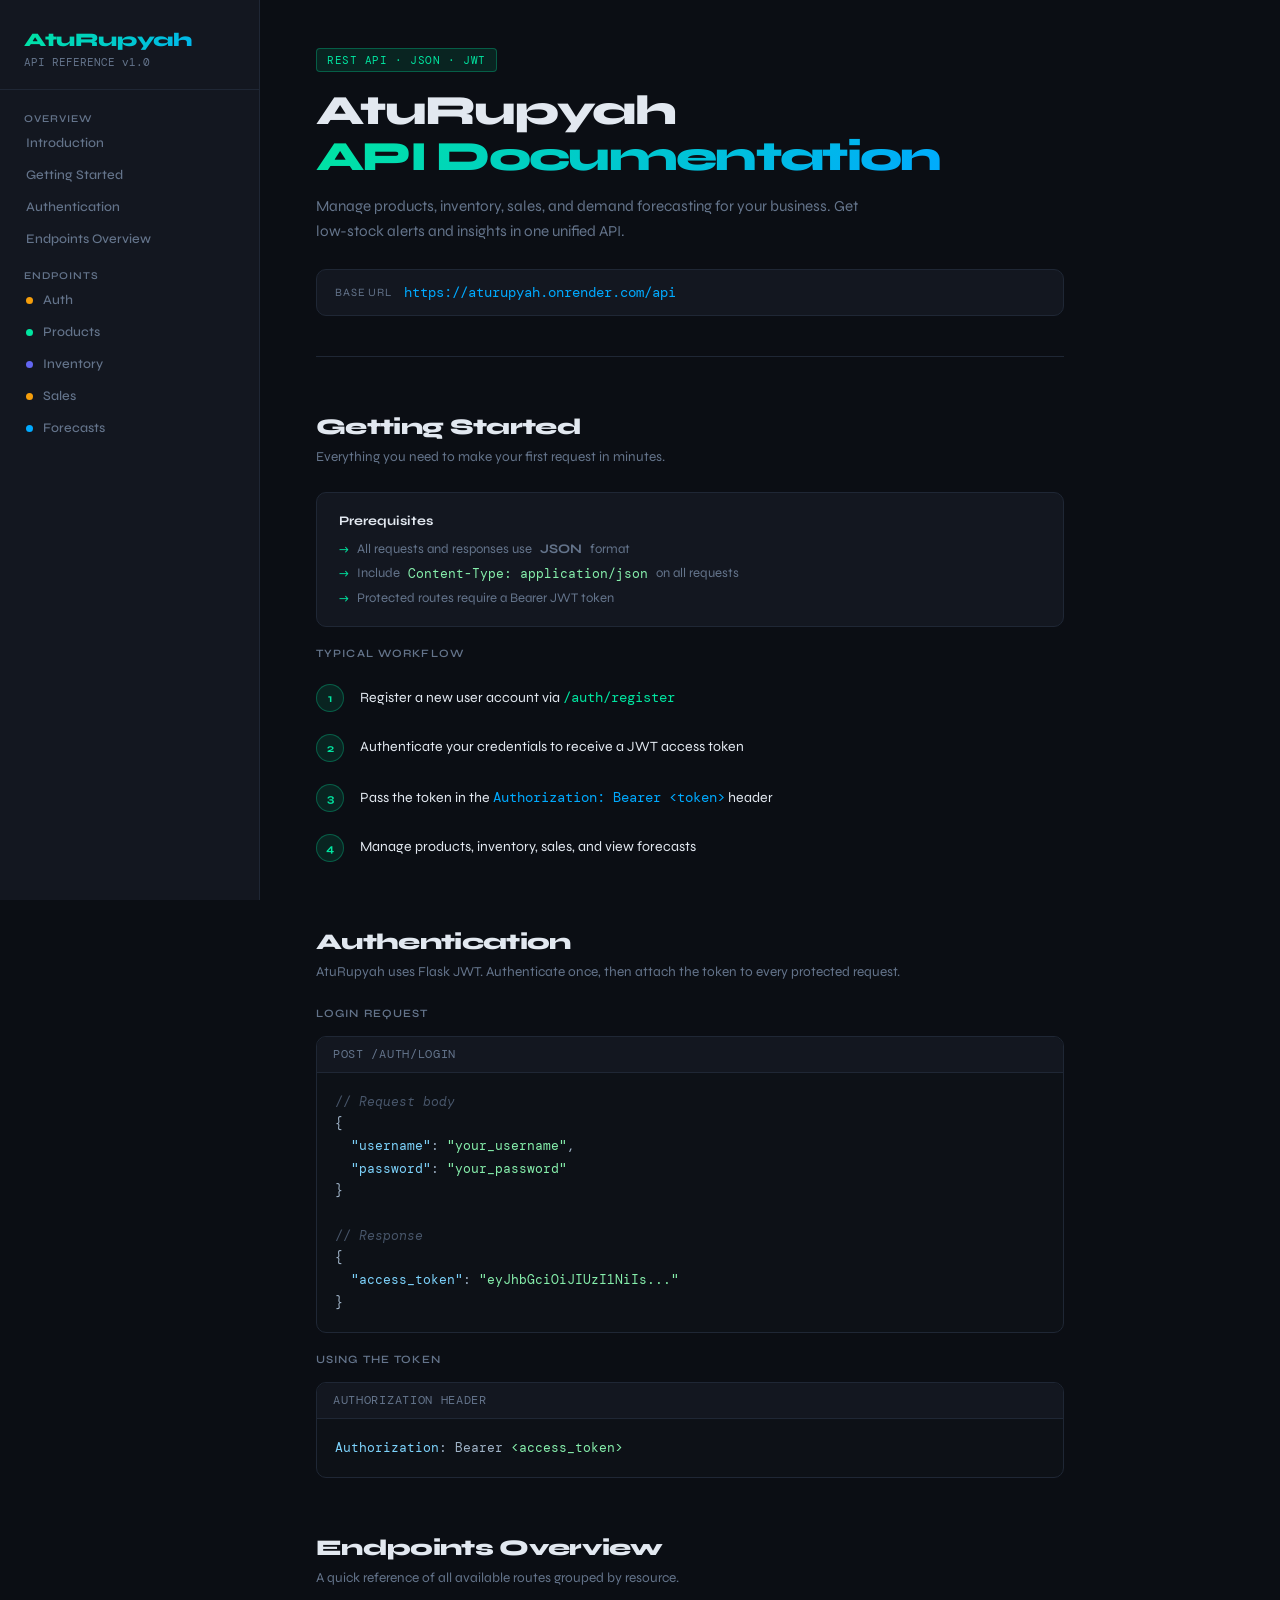
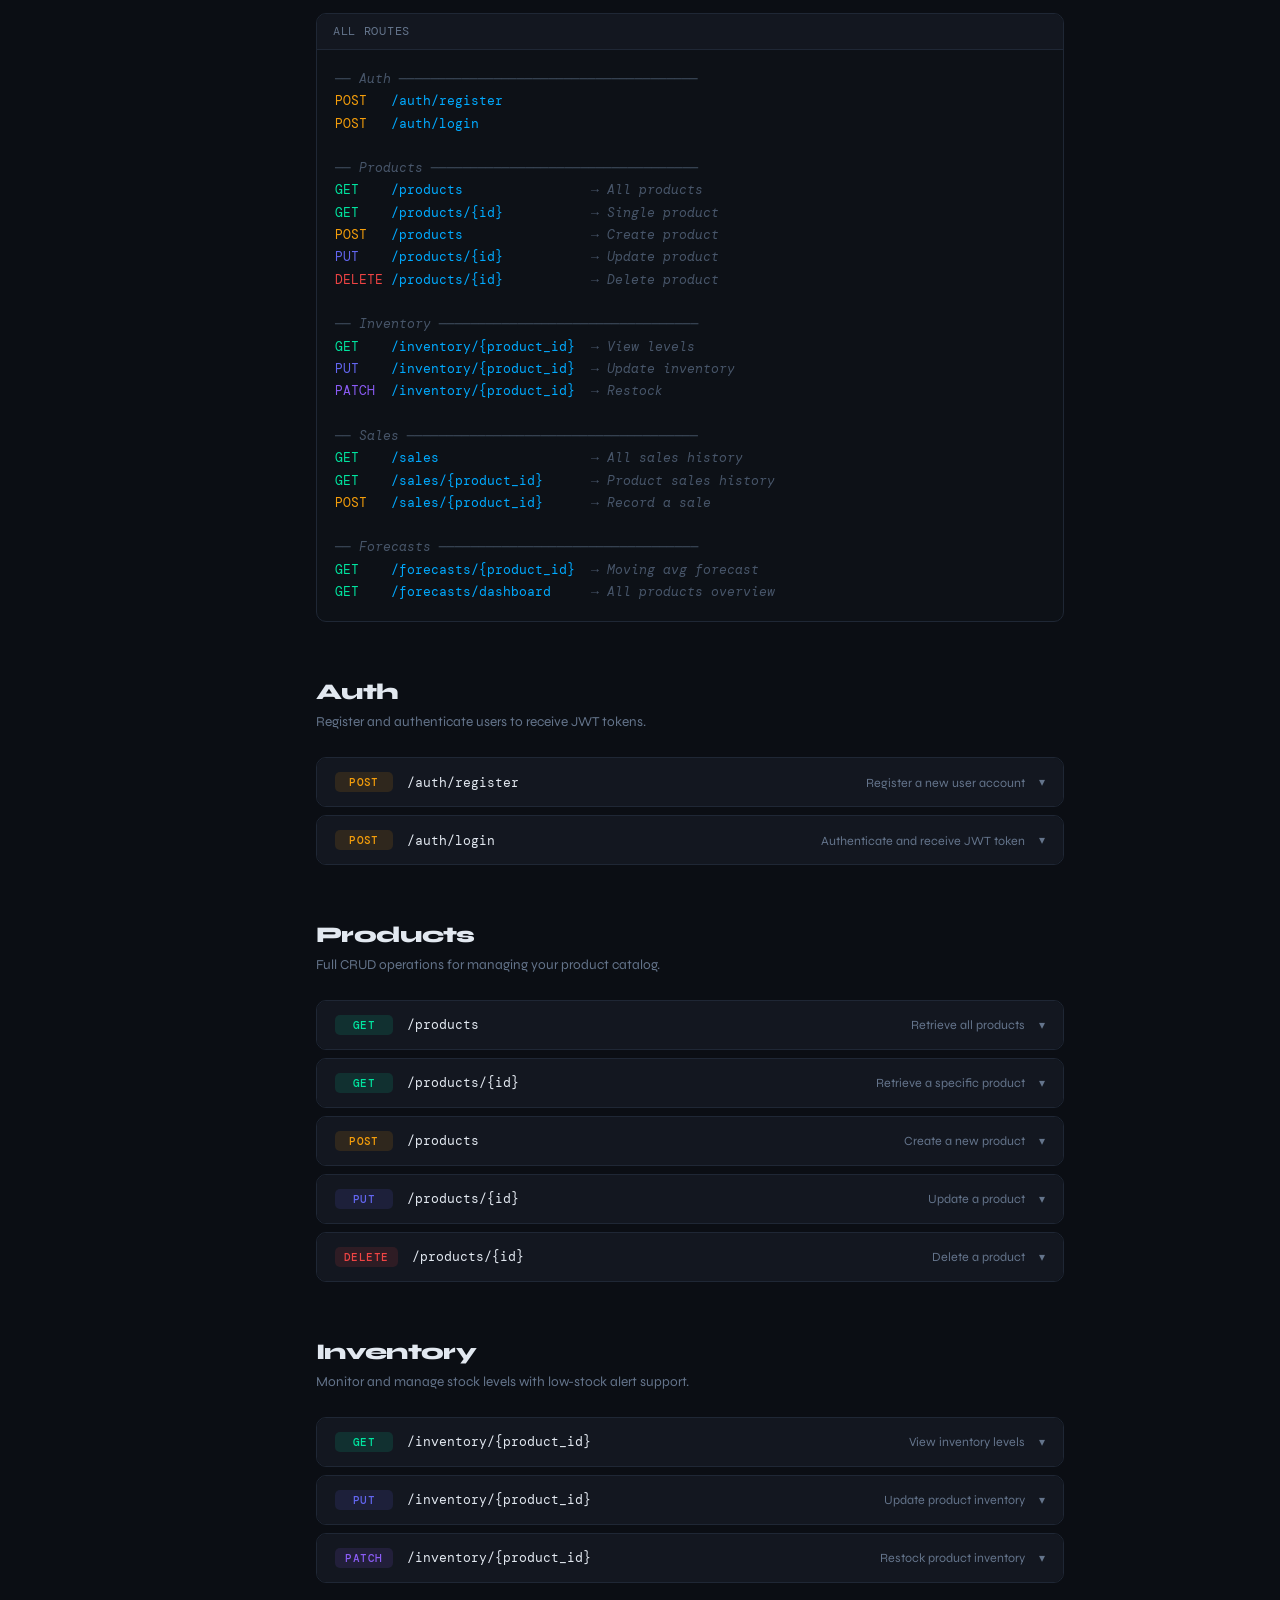
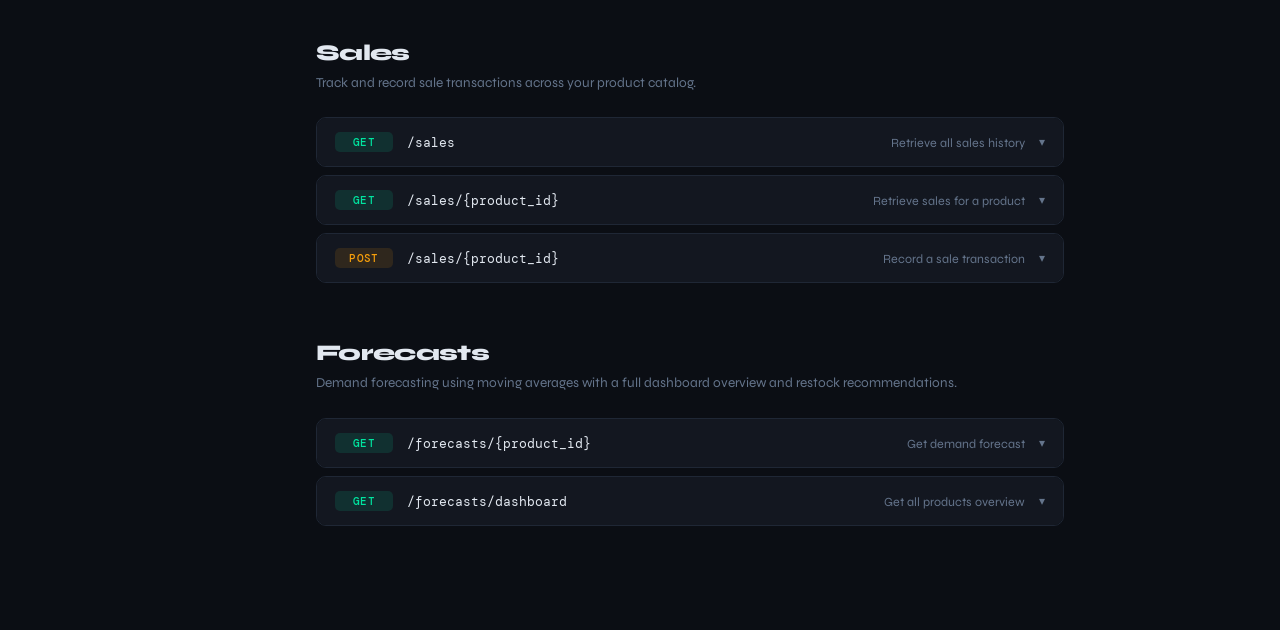
<file: templates/wiki.html>
<!DOCTYPE html>
<html lang="en">
<head>
  <meta charset="UTF-8" />
  <meta name="viewport" content="width=device-width, initial-scale=1.0" />
  <title>AtuRupyah API Docs</title>
  <link rel="preconnect" href="https://fonts.googleapis.com">
  <link href="https://fonts.googleapis.com/css2?family=DM+Mono:wght@400;500&family=Syne:wght@400;600;700;800&display=swap" rel="stylesheet">
  <style>
    :root {
      --bg: #0b0e14;
      --surface: #131720;
      --border: #1f2735;
      --accent: #00e5a0;
      --accent2: #00aaff;
      --text: #e2e8f0;
      --muted: #64748b;
      --get: #00e5a0;
      --post: #f59e0b;
      --put: #6366f1;
      --patch: #8b5cf6;
      --delete: #ef4444;
      --radius: 10px;
    }
    *, *::before, *::after { box-sizing: border-box; margin: 0; padding: 0; }
    body { font-family: 'Syne', sans-serif; background: var(--bg); color: var(--text); min-height: 100vh; display: flex; }
    aside { width: 260px; min-height: 100vh; background: var(--surface); border-right: 1px solid var(--border); display: flex; flex-direction: column; position: sticky; top: 0; height: 100vh; overflow-y: auto; flex-shrink: 0; }
    .logo-area { padding: 28px 24px 20px; border-bottom: 1px solid var(--border); }
    .logo-area h1 { font-size: 1.2rem; font-weight: 800; letter-spacing: -0.02em; background: linear-gradient(135deg, var(--accent), var(--accent2)); -webkit-background-clip: text; -webkit-text-fill-color: transparent; background-clip: text; }
    .logo-area span { font-size: 0.7rem; color: var(--muted); font-family: 'DM Mono', monospace; display: block; margin-top: 4px; }
    nav { padding: 16px 0; }
    .nav-section { padding: 6px 24px 2px; font-size: 0.65rem; text-transform: uppercase; letter-spacing: 0.1em; color: var(--muted); font-weight: 600; }
    nav a { display: flex; align-items: center; gap: 10px; padding: 8px 24px; text-decoration: none; color: var(--muted); font-size: 0.82rem; font-weight: 500; transition: color 0.15s, background 0.15s; border-left: 2px solid transparent; }
    nav a:hover { color: var(--text); background: rgba(255,255,255,0.04); border-left-color: var(--accent); }
    nav a .dot { width: 7px; height: 7px; border-radius: 50%; flex-shrink: 0; }
    main { flex: 1; padding: 48px 56px; max-width: 860px; }
    .hero { margin-bottom: 56px; padding-bottom: 40px; border-bottom: 1px solid var(--border); }
    .hero-badge { display: inline-block; font-family: 'DM Mono', monospace; font-size: 0.7rem; background: rgba(0,229,160,0.1); color: var(--accent); border: 1px solid rgba(0,229,160,0.3); padding: 4px 10px; border-radius: 4px; margin-bottom: 16px; letter-spacing: 0.05em; }
    .hero h2 { font-size: 2.6rem; font-weight: 800; letter-spacing: -0.04em; line-height: 1.1; margin-bottom: 14px; }
    .hero h2 span { background: linear-gradient(135deg, var(--accent), var(--accent2)); -webkit-background-clip: text; -webkit-text-fill-color: transparent; background-clip: text; }
    .hero p { color: var(--muted); font-size: 0.95rem; line-height: 1.7; max-width: 560px; }
    .base-url-box { margin-top: 24px; background: var(--surface); border: 1px solid var(--border); border-radius: var(--radius); padding: 14px 18px; display: flex; align-items: center; gap: 12px; }
    .base-url-box label { font-size: 0.7rem; text-transform: uppercase; letter-spacing: 0.08em; color: var(--muted); white-space: nowrap; }
    .base-url-box code { font-family: 'DM Mono', monospace; font-size: 0.85rem; color: var(--accent2); }
    .section { margin-bottom: 56px; }
    .section-title { font-size: 1.4rem; font-weight: 800; letter-spacing: -0.03em; margin-bottom: 6px; }
    .section-sub { color: var(--muted); font-size: 0.85rem; margin-bottom: 24px; line-height: 1.6; }
    .steps { display: flex; flex-direction: column; gap: 0; margin: 0 0 16px; }
    .step { display: flex; gap: 16px; padding: 10px 0; }
    .step-num { width: 28px; height: 28px; border-radius: 50%; background: rgba(0,229,160,0.1); border: 1px solid rgba(0,229,160,0.3); color: var(--accent); font-size: 0.72rem; font-weight: 700; display: flex; align-items: center; justify-content: center; flex-shrink: 0; margin-top: 2px; }
    .step p { font-size: 0.88rem; color: var(--text); line-height: 1.6; padding-top: 4px; }
    .code-block { background: #0d1117; border: 1px solid var(--border); border-radius: var(--radius); overflow: hidden; margin: 16px 0; }
    .code-header { display: flex; align-items: center; justify-content: space-between; padding: 10px 16px; background: var(--surface); border-bottom: 1px solid var(--border); }
    .code-header span { font-size: 0.72rem; font-family: 'DM Mono', monospace; color: var(--muted); text-transform: uppercase; letter-spacing: 0.06em; }
    pre { padding: 18px; font-family: 'DM Mono', monospace; font-size: 0.82rem; line-height: 1.7; color: #a0b4c8; overflow-x: auto; white-space: pre; }
    pre .key { color: #7dd3fc; }
    pre .str { color: #86efac; }
    pre .com { color: #475569; font-style: italic; }
    pre .url { color: var(--accent2); }
    .endpoint { border: 1px solid var(--border); border-radius: var(--radius); overflow: hidden; margin-bottom: 8px; transition: border-color 0.15s; }
    .endpoint:hover { border-color: #2d3a4e; }
    .endpoint-row { display: flex; align-items: center; gap: 14px; padding: 14px 18px; background: var(--surface); cursor: pointer; user-select: none; }
    .method { font-family: 'DM Mono', monospace; font-size: 0.7rem; font-weight: 500; padding: 3px 9px; border-radius: 5px; min-width: 58px; text-align: center; letter-spacing: 0.04em; }
    .GET    { background: rgba(0,229,160,0.12); color: var(--get); }
    .POST   { background: rgba(245,158,11,0.12); color: var(--post); }
    .PUT    { background: rgba(99,102,241,0.12); color: var(--put); }
    .PATCH  { background: rgba(139,92,246,0.12); color: var(--patch); }
    .DELETE { background: rgba(239,68,68,0.12); color: var(--delete); }
    .endpoint-path { font-family: 'DM Mono', monospace; font-size: 0.82rem; color: var(--text); flex: 1; }
    .endpoint-desc { font-size: 0.78rem; color: var(--muted); }
    .endpoint-details { padding: 0 18px 16px; background: #0d1117; border-top: 1px solid var(--border); display: none; }
    .endpoint-details.open { display: block; }
    .endpoint-details p { font-size: 0.82rem; color: var(--muted); margin: 14px 0 8px; line-height: 1.6; }
    .auth-note { display: inline-flex; align-items: center; gap: 6px; font-size: 0.72rem; color: var(--accent2); background: rgba(0,170,255,0.08); border: 1px solid rgba(0,170,255,0.2); padding: 3px 10px; border-radius: 4px; margin-top: 8px; font-family: 'DM Mono', monospace; }
    .info-card { background: var(--surface); border: 1px solid var(--border); border-radius: var(--radius); padding: 20px 22px; margin: 20px 0; }
    .info-card h4 { font-size: 0.82rem; font-weight: 700; margin-bottom: 12px; color: var(--text); }
    .info-card ul { list-style: none; display: flex; flex-direction: column; gap: 8px; }
    .info-card li { font-size: 0.82rem; color: var(--muted); display: flex; align-items: center; gap: 8px; }
    .info-card li::before { content: '→'; color: var(--accent); font-size: 0.75rem; }
    .group-label { font-size: 0.7rem; text-transform: uppercase; letter-spacing: 0.1em; color: var(--muted); margin-bottom: 12px; font-weight: 600; }
    .chevron { color: var(--muted); font-size: 0.75rem; transition: transform 0.2s; }
    .endpoint-row.open .chevron { transform: rotate(180deg); }
    ::-webkit-scrollbar { width: 6px; }
    ::-webkit-scrollbar-track { background: transparent; }
    ::-webkit-scrollbar-thumb { background: #1f2735; border-radius: 3px; }
    @media (max-width: 768px) { aside { display: none; } main { padding: 28px 24px; } .hero h2 { font-size: 1.8rem; } }
  </style>
</head>
<body>

<aside>
  <div class="logo-area">
    <h1>AtuRupyah</h1>
    <span>API REFERENCE v1.0</span>
  </div>
  <nav>
    <div class="nav-section">Overview</div>
    <a href="#intro">Introduction</a>
    <a href="#getting-started">Getting Started</a>
    <a href="#auth-section">Authentication</a>
    <a href="#overview">Endpoints Overview</a>
    <div class="nav-section" style="margin-top:8px">Endpoints</div>
    <a href="#auth-endpoints"><span class="dot" style="background:#f59e0b"></span> Auth</a>
    <a href="#products-endpoints"><span class="dot" style="background:#00e5a0"></span> Products</a>
    <a href="#inventory-endpoints"><span class="dot" style="background:#6366f1"></span> Inventory</a>
    <a href="#sales-endpoints"><span class="dot" style="background:#f59e0b"></span> Sales</a>
    <a href="#forecasts-endpoints"><span class="dot" style="background:#00aaff"></span> Forecasts</a>
  </nav>
</aside>

<main>
  <div class="hero" id="intro">
    <div class="hero-badge">REST API · JSON · JWT</div>
    <h2>AtuRupyah<br><span>API Documentation</span></h2>
    <p>Manage products, inventory, sales, and demand forecasting for your business. Get low-stock alerts and insights in one unified API.</p>
    <div class="base-url-box">
      <label>Base URL</label>
      <code>https://aturupyah.onrender.com/api</code>
    </div>
  </div>

  <div class="section" id="getting-started">
    <div class="section-title">Getting Started</div>
    <div class="section-sub">Everything you need to make your first request in minutes.</div>
    <div class="info-card">
      <h4>Prerequisites</h4>
      <ul>
        <li>All requests and responses use <strong>JSON</strong> format</li>
        <li>Include <code style="font-family:'DM Mono',monospace;font-size:0.8rem;color:#86efac">Content-Type: application/json</code> on all requests</li>
        <li>Protected routes require a Bearer JWT token</li>
      </ul>
    </div>
    <div class="group-label">Typical Workflow</div>
    <div class="steps">
      <div class="step"><div class="step-num">1</div><p>Register a new user account via <code style="font-family:'DM Mono',monospace;color:var(--accent)">/auth/register</code></p></div>
      <div class="step"><div class="step-num">2</div><p>Authenticate your credentials to receive a JWT access token</p></div>
      <div class="step"><div class="step-num">3</div><p>Pass the token in the <code style="font-family:'DM Mono',monospace;color:var(--accent2)">Authorization: Bearer &lt;token&gt;</code> header</p></div>
      <div class="step"><div class="step-num">4</div><p>Manage products, inventory, sales, and view forecasts</p></div>
    </div>
  </div>

  <div class="section" id="auth-section">
    <div class="section-title">Authentication</div>
    <div class="section-sub">AtuRupyah uses Flask JWT. Authenticate once, then attach the token to every protected request.</div>
    <div class="group-label">Login Request</div>
    <div class="code-block">
      <div class="code-header"><span>POST /auth/login</span></div>
      <pre><span class="com">// Request body</span>
{
  <span class="key">"username"</span>: <span class="str">"your_username"</span>,
  <span class="key">"password"</span>: <span class="str">"your_password"</span>
}

<span class="com">// Response</span>
{
  <span class="key">"access_token"</span>: <span class="str">"eyJhbGciOiJIUzI1NiIs..."</span>
}</pre>
    </div>
    <div class="group-label" style="margin-top:20px">Using the Token</div>
    <div class="code-block">
      <div class="code-header"><span>Authorization Header</span></div>
      <pre><span class="key">Authorization</span>: Bearer <span class="str">&lt;access_token&gt;</span></pre>
    </div>
  </div>

  <div class="section" id="overview">
    <div class="section-title">Endpoints Overview</div>
    <div class="section-sub">A quick reference of all available routes grouped by resource.</div>
    <div class="code-block">
      <div class="code-header"><span>All Routes</span></div>
      <pre><span class="com">── Auth ──────────────────────────────────────</span>
<span style="color:#f59e0b">POST</span>   <span class="url">/auth/register</span>
<span style="color:#f59e0b">POST</span>   <span class="url">/auth/login</span>

<span class="com">── Products ──────────────────────────────────</span>
<span style="color:#00e5a0">GET</span>    <span class="url">/products</span>                <span class="com">→ All products</span>
<span style="color:#00e5a0">GET</span>    <span class="url">/products/{id}</span>           <span class="com">→ Single product</span>
<span style="color:#f59e0b">POST</span>   <span class="url">/products</span>                <span class="com">→ Create product</span>
<span style="color:#6366f1">PUT</span>    <span class="url">/products/{id}</span>           <span class="com">→ Update product</span>
<span style="color:#ef4444">DELETE</span> <span class="url">/products/{id}</span>           <span class="com">→ Delete product</span>

<span class="com">── Inventory ─────────────────────────────────</span>
<span style="color:#00e5a0">GET</span>    <span class="url">/inventory/{product_id}</span>  <span class="com">→ View levels</span>
<span style="color:#6366f1">PUT</span>    <span class="url">/inventory/{product_id}</span>  <span class="com">→ Update inventory</span>
<span style="color:#8b5cf6">PATCH</span>  <span class="url">/inventory/{product_id}</span>  <span class="com">→ Restock</span>

<span class="com">── Sales ─────────────────────────────────────</span>
<span style="color:#00e5a0">GET</span>    <span class="url">/sales</span>                   <span class="com">→ All sales history</span>
<span style="color:#00e5a0">GET</span>    <span class="url">/sales/{product_id}</span>      <span class="com">→ Product sales history</span>
<span style="color:#f59e0b">POST</span>   <span class="url">/sales/{product_id}</span>      <span class="com">→ Record a sale</span>

<span class="com">── Forecasts ─────────────────────────────────</span>
<span style="color:#00e5a0">GET</span>    <span class="url">/forecasts/{product_id}</span>  <span class="com">→ Moving avg forecast</span>
<span style="color:#00e5a0">GET</span>    <span class="url">/forecasts/dashboard</span>     <span class="com">→ All products overview</span></pre>
    </div>
  </div>

  <!-- AUTH ENDPOINTS -->
  <div class="section" id="auth-endpoints">
    <div class="section-title">Auth</div>
    <div class="section-sub">Register and authenticate users to receive JWT tokens.</div>
    <div class="endpoint">
      <div class="endpoint-row" onclick="toggle(this)">
        <span class="method POST">POST</span>
        <span class="endpoint-path">/auth/register</span>
        <span class="endpoint-desc">Register a new user account</span>
        <span class="chevron">▾</span>
      </div>
      <div class="endpoint-details">
        <p>Creates a new user account. No authentication required.</p>
        <div class="code-block"><div class="code-header"><span>Request Body</span></div>
        <pre>{
  <span class="key">"username"</span>: <span class="str">"string"</span>,
  <span class="key">"password"</span>: <span class="str">"string"</span>
}</pre></div>
      </div>
    </div>
    <div class="endpoint">
      <div class="endpoint-row" onclick="toggle(this)">
        <span class="method POST">POST</span>
        <span class="endpoint-path">/auth/login</span>
        <span class="endpoint-desc">Authenticate and receive JWT token</span>
        <span class="chevron">▾</span>
      </div>
      <div class="endpoint-details">
        <p>Authenticate with your credentials. Returns an access token for subsequent requests.</p>
        <div class="code-block"><div class="code-header"><span>Request Body</span></div>
        <pre>{
  <span class="key">"username"</span>: <span class="str">"your_username"</span>,
  <span class="key">"password"</span>: <span class="str">"your_password"</span>
}</pre></div>
        <div class="code-block"><div class="code-header"><span>Response 200</span></div>
        <pre>{
  <span class="key">"access_token"</span>: <span class="str">"eyJhbGci..."</span>
}</pre></div>
      </div>
    </div>
  </div>

  <!-- PRODUCTS ENDPOINTS -->
  <div class="section" id="products-endpoints">
    <div class="section-title">Products</div>
    <div class="section-sub">Full CRUD operations for managing your product catalog.</div>
    <div class="endpoint">
      <div class="endpoint-row" onclick="toggle(this)">
        <span class="method GET">GET</span>
        <span class="endpoint-path">/products</span>
        <span class="endpoint-desc">Retrieve all products</span>
        <span class="chevron">▾</span>
      </div>
      <div class="endpoint-details">
        <p>Returns a list of all products in the system.</p>
        <span class="auth-note">🔒 Requires JWT</span>
      </div>
    </div>
    <div class="endpoint">
      <div class="endpoint-row" onclick="toggle(this)">
        <span class="method GET">GET</span>
        <span class="endpoint-path">/products/{id}</span>
        <span class="endpoint-desc">Retrieve a specific product</span>
        <span class="chevron">▾</span>
      </div>
      <div class="endpoint-details">
        <p>Returns details for a single product by its ID.</p>
        <span class="auth-note">🔒 Requires JWT</span>
      </div>
    </div>
    <div class="endpoint">
      <div class="endpoint-row" onclick="toggle(this)">
        <span class="method POST">POST</span>
        <span class="endpoint-path">/products</span>
        <span class="endpoint-desc">Create a new product</span>
        <span class="chevron">▾</span>
      </div>
      <div class="endpoint-details">
        <p>Adds a new product to the catalog.</p>
        <span class="auth-note">🔒 Requires JWT</span>
        <div class="code-block" style="margin-top:12px"><div class="code-header"><span>Request Body</span></div>
        <pre>{
  <span class="key">"name"</span>: <span class="str">"string"</span>,
  <span class="key">"description"</span>: <span class="str">"string"</span>,
  <span class="key">"price"</span>: <span class="str">number</span>
}</pre></div>
      </div>
    </div>
    <div class="endpoint">
      <div class="endpoint-row" onclick="toggle(this)">
        <span class="method PUT">PUT</span>
        <span class="endpoint-path">/products/{id}</span>
        <span class="endpoint-desc">Update a product</span>
        <span class="chevron">▾</span>
      </div>
      <div class="endpoint-details">
        <p>Fully replaces the product record for the given ID.</p>
        <span class="auth-note">🔒 Requires JWT</span>
      </div>
    </div>
    <div class="endpoint">
      <div class="endpoint-row" onclick="toggle(this)">
        <span class="method DELETE">DELETE</span>
        <span class="endpoint-path">/products/{id}</span>
        <span class="endpoint-desc">Delete a product</span>
        <span class="chevron">▾</span>
      </div>
      <div class="endpoint-details">
        <p>Permanently removes the product from the catalog.</p>
        <span class="auth-note">🔒 Requires JWT</span>
      </div>
    </div>
  </div>

  <!-- INVENTORY ENDPOINTS -->
  <div class="section" id="inventory-endpoints">
    <div class="section-title">Inventory</div>
    <div class="section-sub">Monitor and manage stock levels with low-stock alert support.</div>
    <div class="endpoint">
      <div class="endpoint-row" onclick="toggle(this)">
        <span class="method GET">GET</span>
        <span class="endpoint-path">/inventory/{product_id}</span>
        <span class="endpoint-desc">View inventory levels</span>
        <span class="chevron">▾</span>
      </div>
      <div class="endpoint-details">
        <p>Returns current stock quantity and any low-stock alerts for the given product.</p>
        <span class="auth-note">🔒 Requires JWT</span>
      </div>
    </div>
    <div class="endpoint">
      <div class="endpoint-row" onclick="toggle(this)">
        <span class="method PUT">PUT</span>
        <span class="endpoint-path">/inventory/{product_id}</span>
        <span class="endpoint-desc">Update product inventory</span>
        <span class="chevron">▾</span>
      </div>
      <div class="endpoint-details">
        <p>Sets or replaces the inventory quantity for a product.</p>
        <span class="auth-note">🔒 Requires JWT</span>
        <div class="code-block" style="margin-top:12px"><div class="code-header"><span>Request Body</span></div>
        <pre>{
  <span class="key">"quantity"</span>: <span class="str">number,</span>
  <span class="key">"reorder_level"</span>: <span class="str">number</span>
}</pre></div>
      </div>
    </div>
    <div class="endpoint">
      <div class="endpoint-row" onclick="toggle(this)">
        <span class="method PATCH">PATCH</span>
        <span class="endpoint-path">/inventory/{product_id}</span>
        <span class="endpoint-desc">Restock product inventory</span>
        <span class="chevron">▾</span>
      </div>
      <div class="endpoint-details">
        <p>Adds stock to an existing inventory record — useful for partial restocking operations.</p>
        <span class="auth-note">🔒 Requires JWT</span>
        <div class="code-block" style="margin-top:12px"><div class="code-header"><span>Request Body</span></div>
        <pre>{
  <span class="key">"quantity"</span>: <span class="str">number</span>
}</pre></div>
      </div>
    </div>
  </div>

  <!-- SALES ENDPOINTS -->
  <div class="section" id="sales-endpoints">
    <div class="section-title">Sales</div>
    <div class="section-sub">Track and record sale transactions across your product catalog.</div>
    <div class="endpoint">
      <div class="endpoint-row" onclick="toggle(this)">
        <span class="method GET">GET</span>
        <span class="endpoint-path">/sales</span>
        <span class="endpoint-desc">Retrieve all sales history</span>
        <span class="chevron">▾</span>
      </div>
      <div class="endpoint-details">
        <p>Returns the complete sales transaction history across all products.</p>
        <span class="auth-note">🔒 Requires JWT</span>
      </div>
    </div>
    <div class="endpoint">
      <div class="endpoint-row" onclick="toggle(this)">
        <span class="method GET">GET</span>
        <span class="endpoint-path">/sales/{product_id}</span>
        <span class="endpoint-desc">Retrieve sales for a product</span>
        <span class="chevron">▾</span>
      </div>
      <div class="endpoint-details">
        <p>Returns sales history filtered to a specific product.</p>
        <span class="auth-note">🔒 Requires JWT</span>
      </div>
    </div>
    <div class="endpoint">
      <div class="endpoint-row" onclick="toggle(this)">
        <span class="method POST">POST</span>
        <span class="endpoint-path">/sales/{product_id}</span>
        <span class="endpoint-desc">Record a sale transaction</span>
        <span class="chevron">▾</span>
      </div>
      <div class="endpoint-details">
        <p>Logs a new sale for the given product and decrements inventory accordingly.</p>
        <span class="auth-note">🔒 Requires JWT</span>
        <div class="code-block" style="margin-top:12px"><div class="code-header"><span>Request Body</span></div>
        <pre>{
  <span class="key">"quantity_sold"</span>: <span class="str">number</span>
}</pre></div>
      </div>
    </div>
  </div>

  <!-- FORECASTS ENDPOINTS -->
  <div class="section" id="forecasts-endpoints">
    <div class="section-title">Forecasts</div>
    <div class="section-sub">Demand forecasting using moving averages with a full dashboard overview and restock recommendations.</div>
    <div class="endpoint">
      <div class="endpoint-row" onclick="toggle(this)">
        <span class="method GET">GET</span>
        <span class="endpoint-path">/forecasts/{product_id}</span>
        <span class="endpoint-desc">Get demand forecast</span>
        <span class="chevron">▾</span>
      </div>
      <div class="endpoint-details">
        <p>Returns a moving average demand forecast for the specified product based on historical sales data.</p>
        <span class="auth-note">🔒 Requires JWT</span>
      </div>
    </div>
    <div class="endpoint">
      <div class="endpoint-row" onclick="toggle(this)">
        <span class="method GET">GET</span>
        <span class="endpoint-path">/forecasts/dashboard</span>
        <span class="endpoint-desc">Get all products overview</span>
        <span class="chevron">▾</span>
      </div>
      <div class="endpoint-details">
        <p>Returns a full dashboard view of all products including inventory status, sales trends, and restock recommendations.</p>
        <span class="auth-note">🔒 Requires JWT</span>
      </div>
    </div>
  </div>

</main>

<script>
  function toggle(row) {
    const details = row.nextElementSibling;
    const isOpen = details.classList.contains('open');
    details.classList.toggle('open', !isOpen);
    row.classList.toggle('open', !isOpen);
  }
</script>
</body>
</html>
</file>
